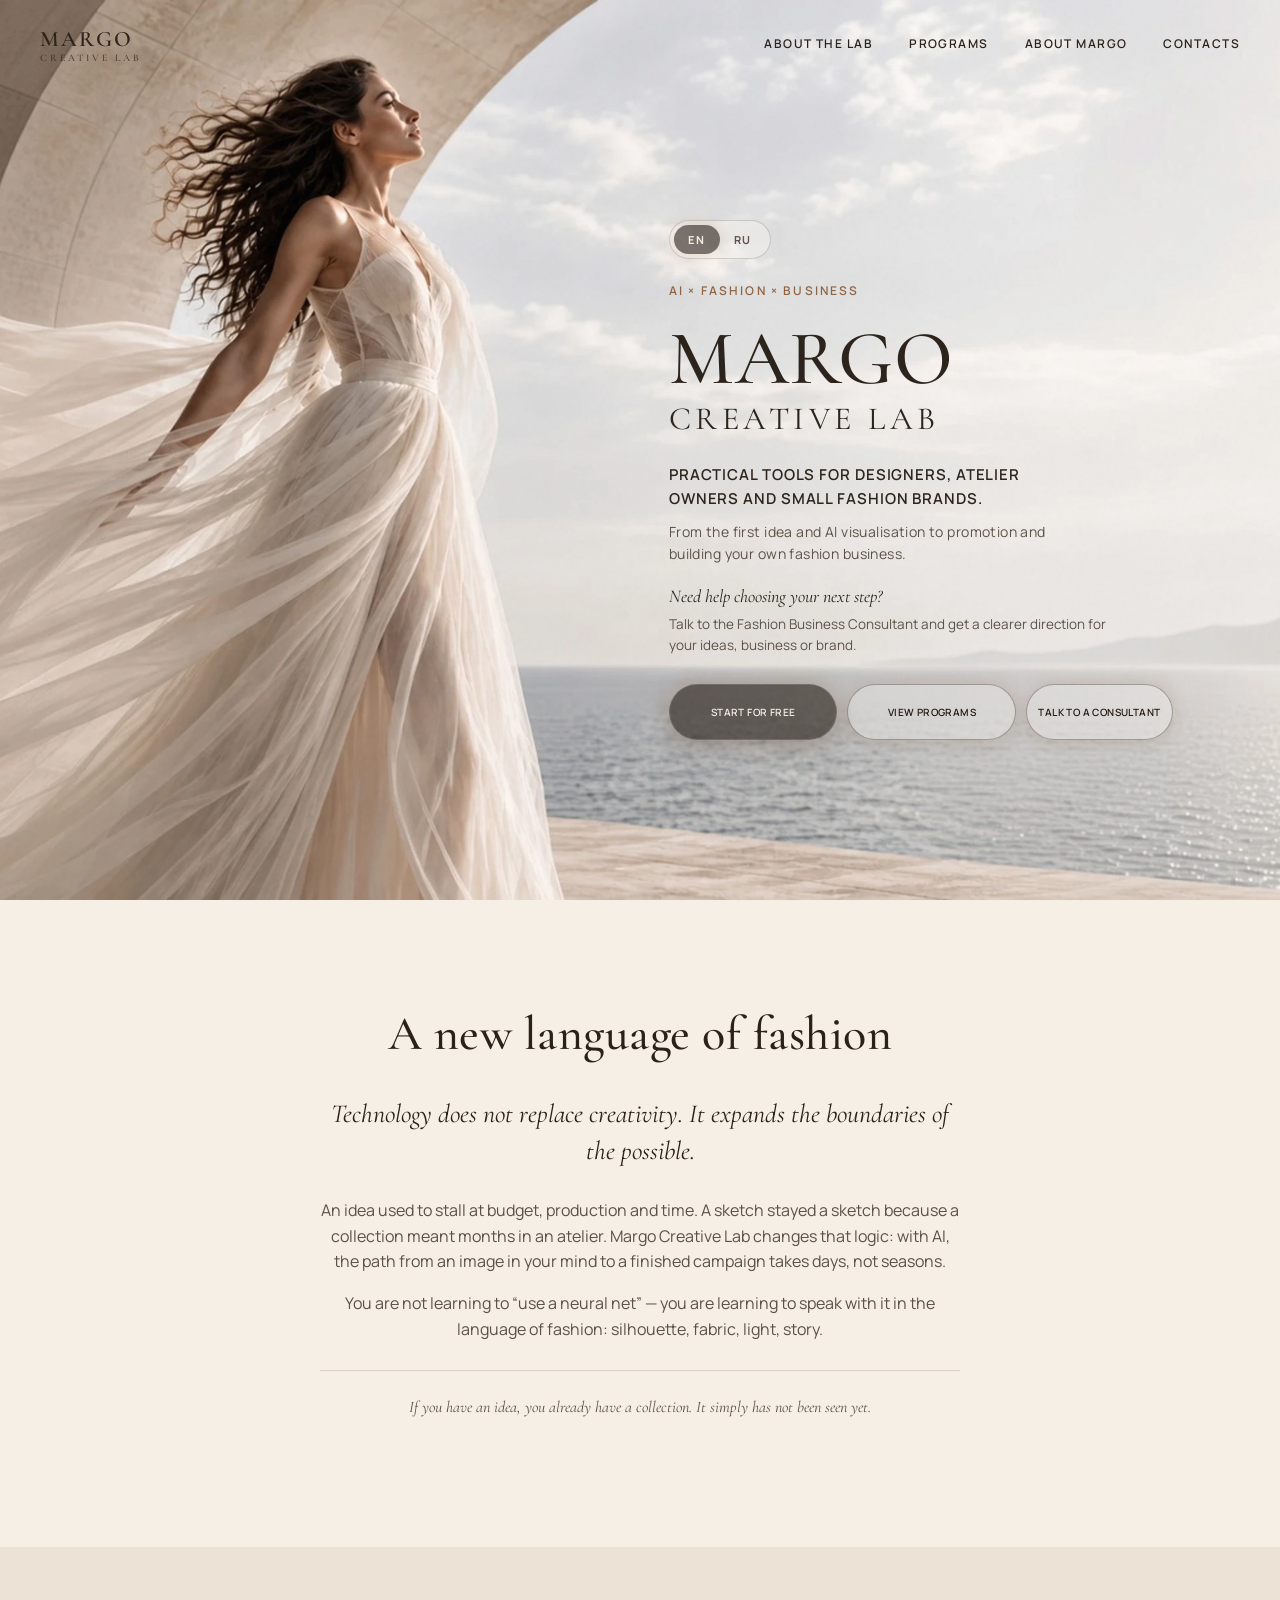
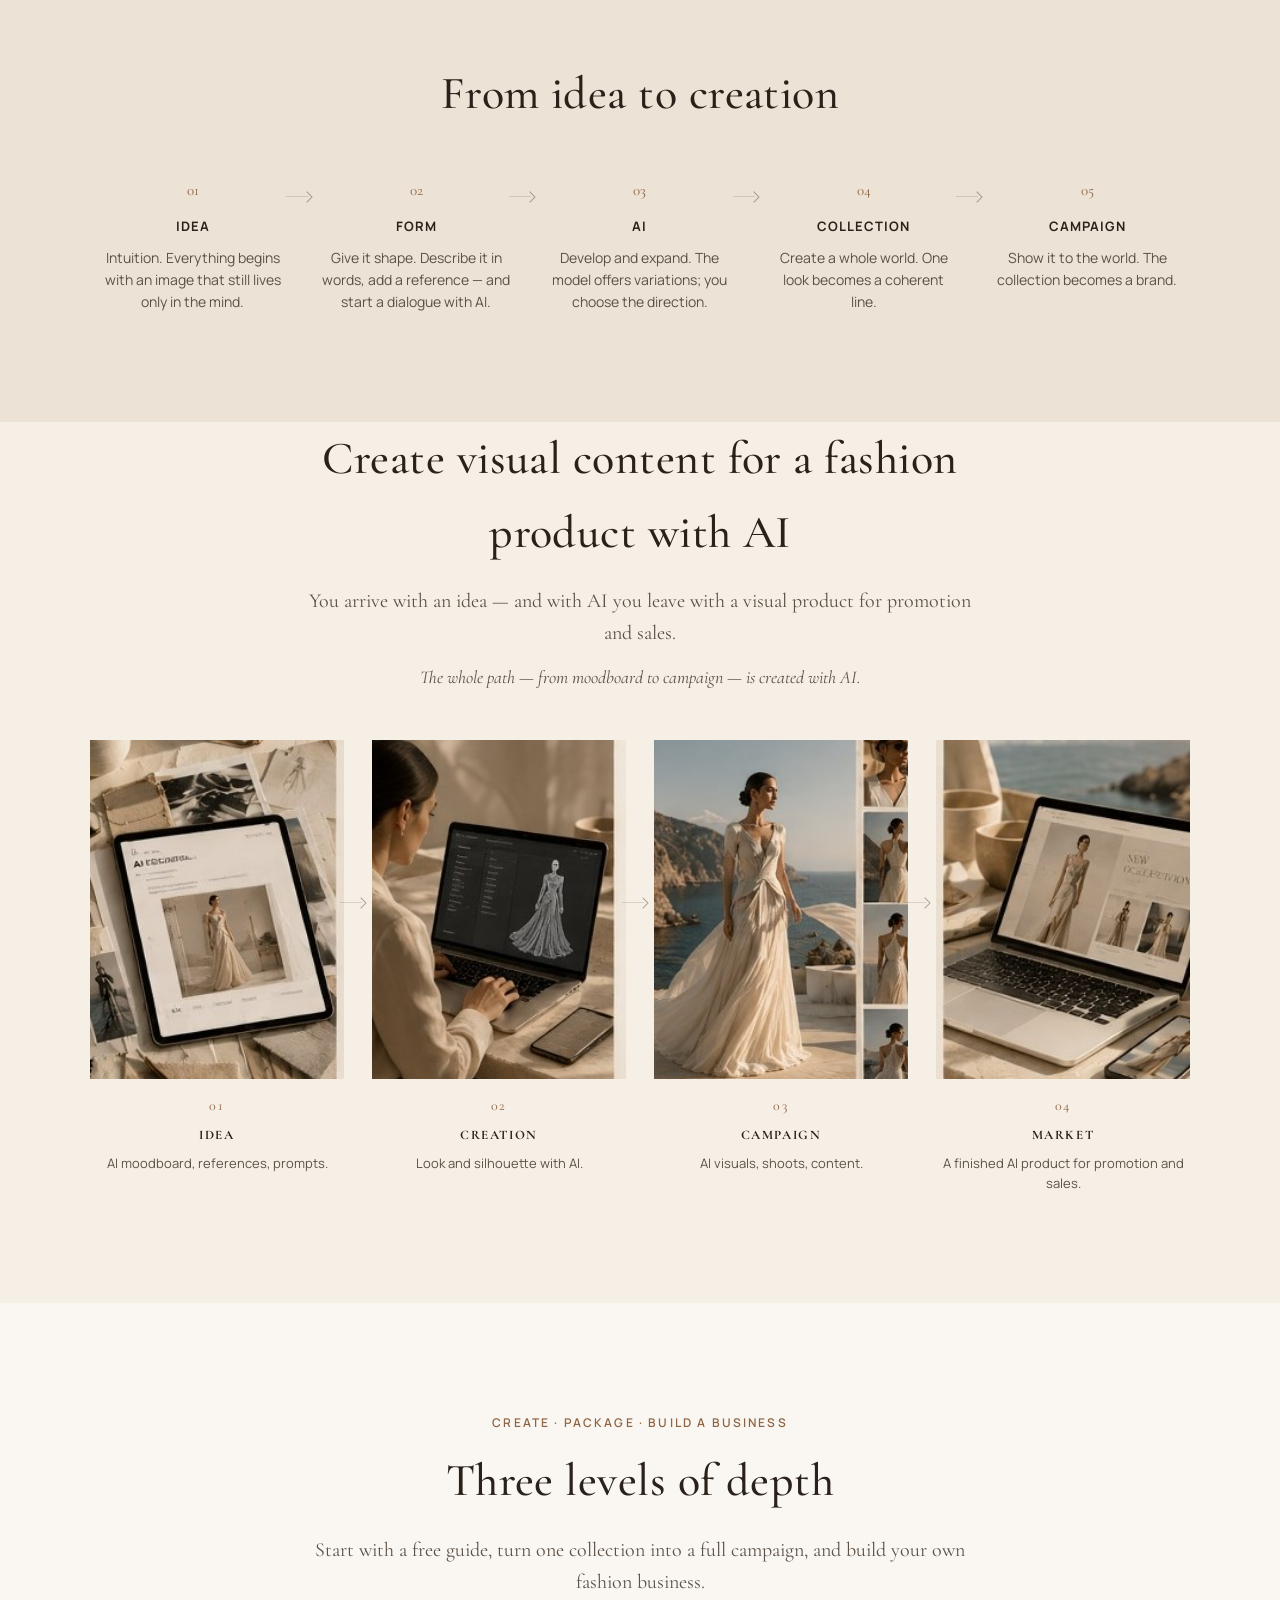
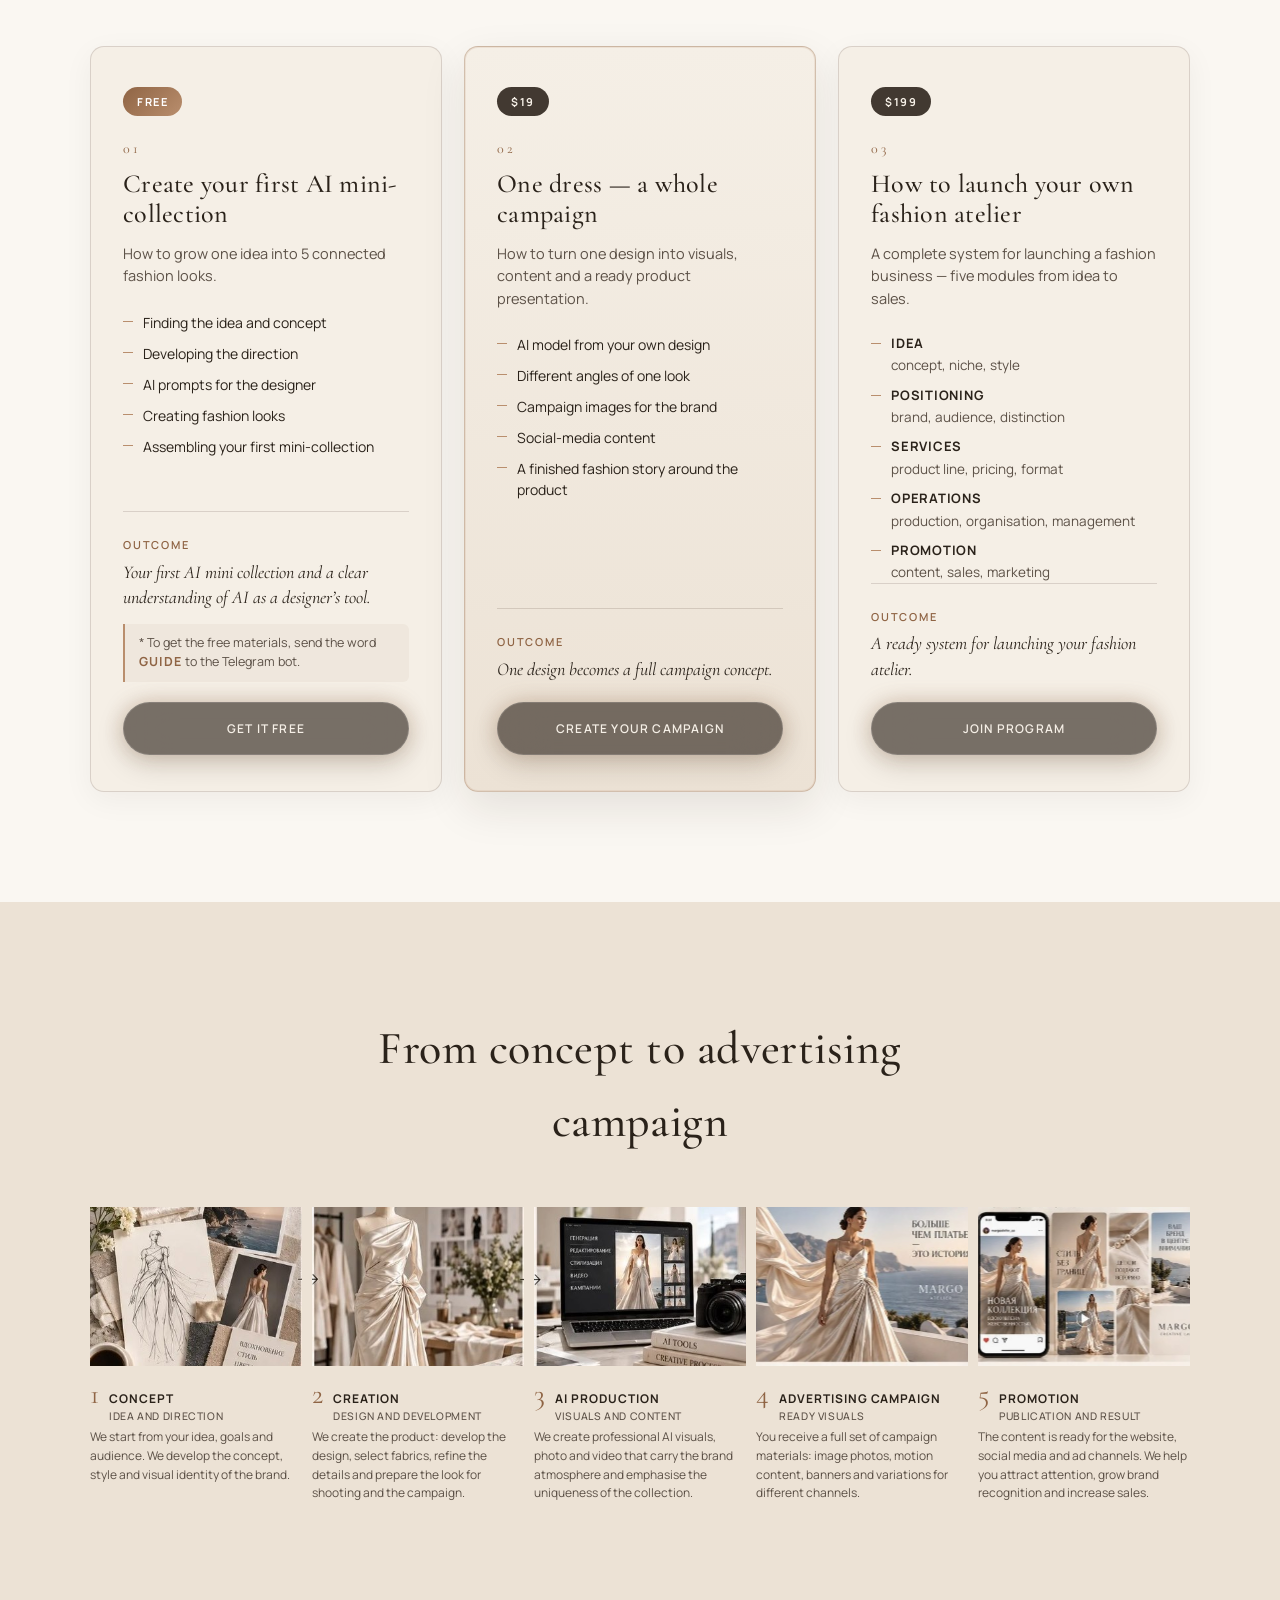
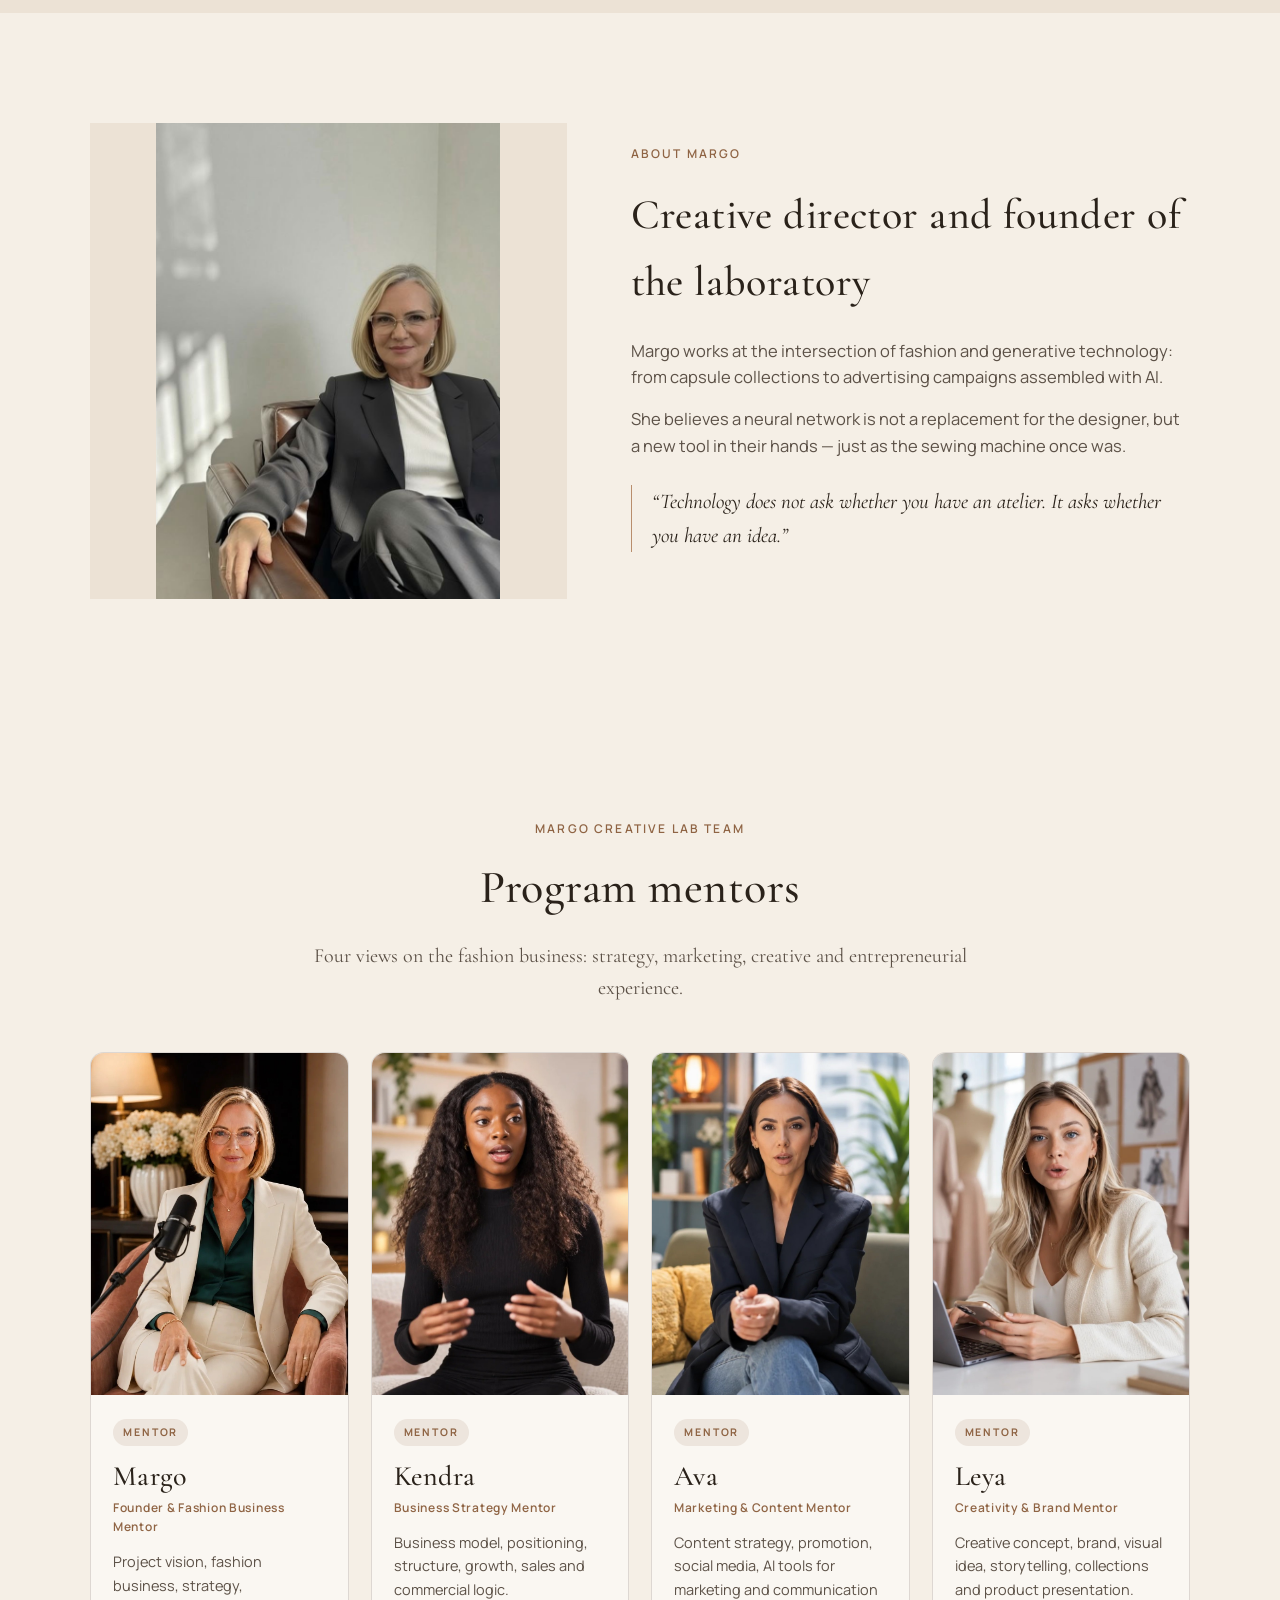
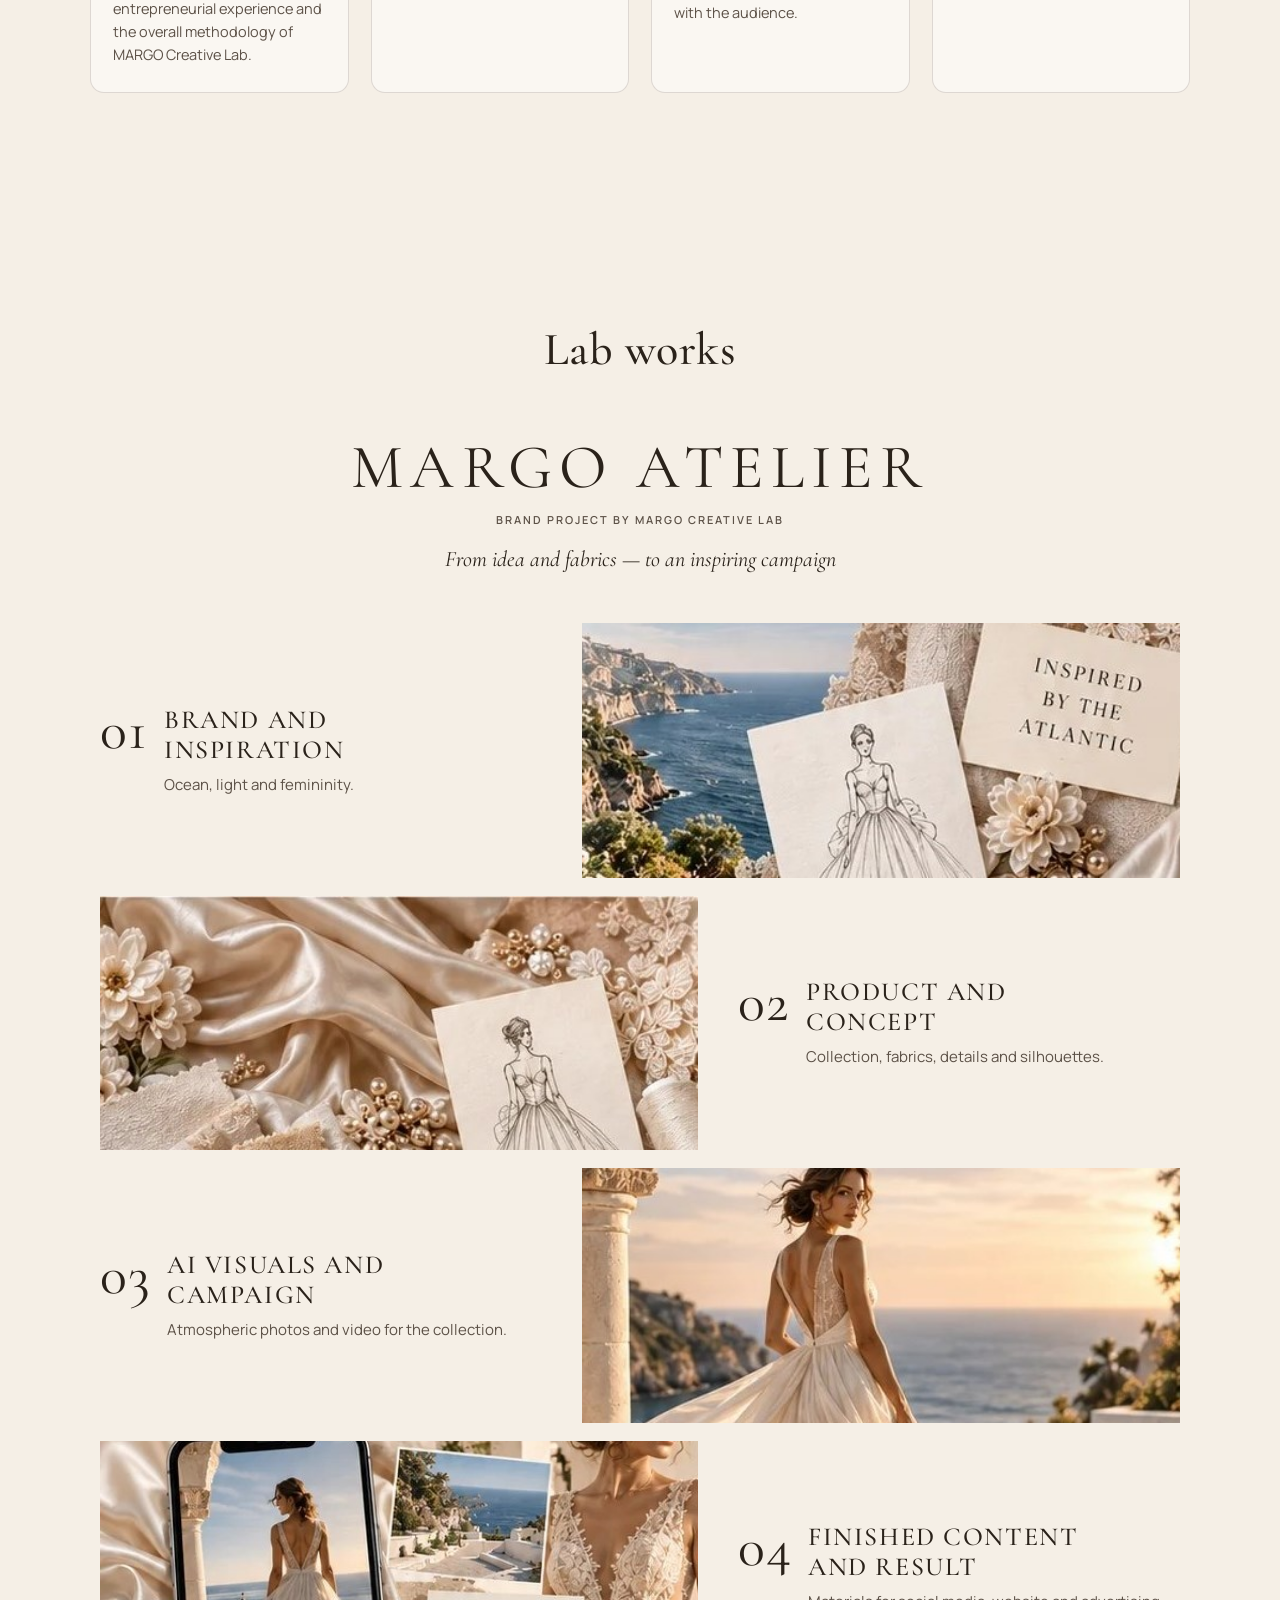
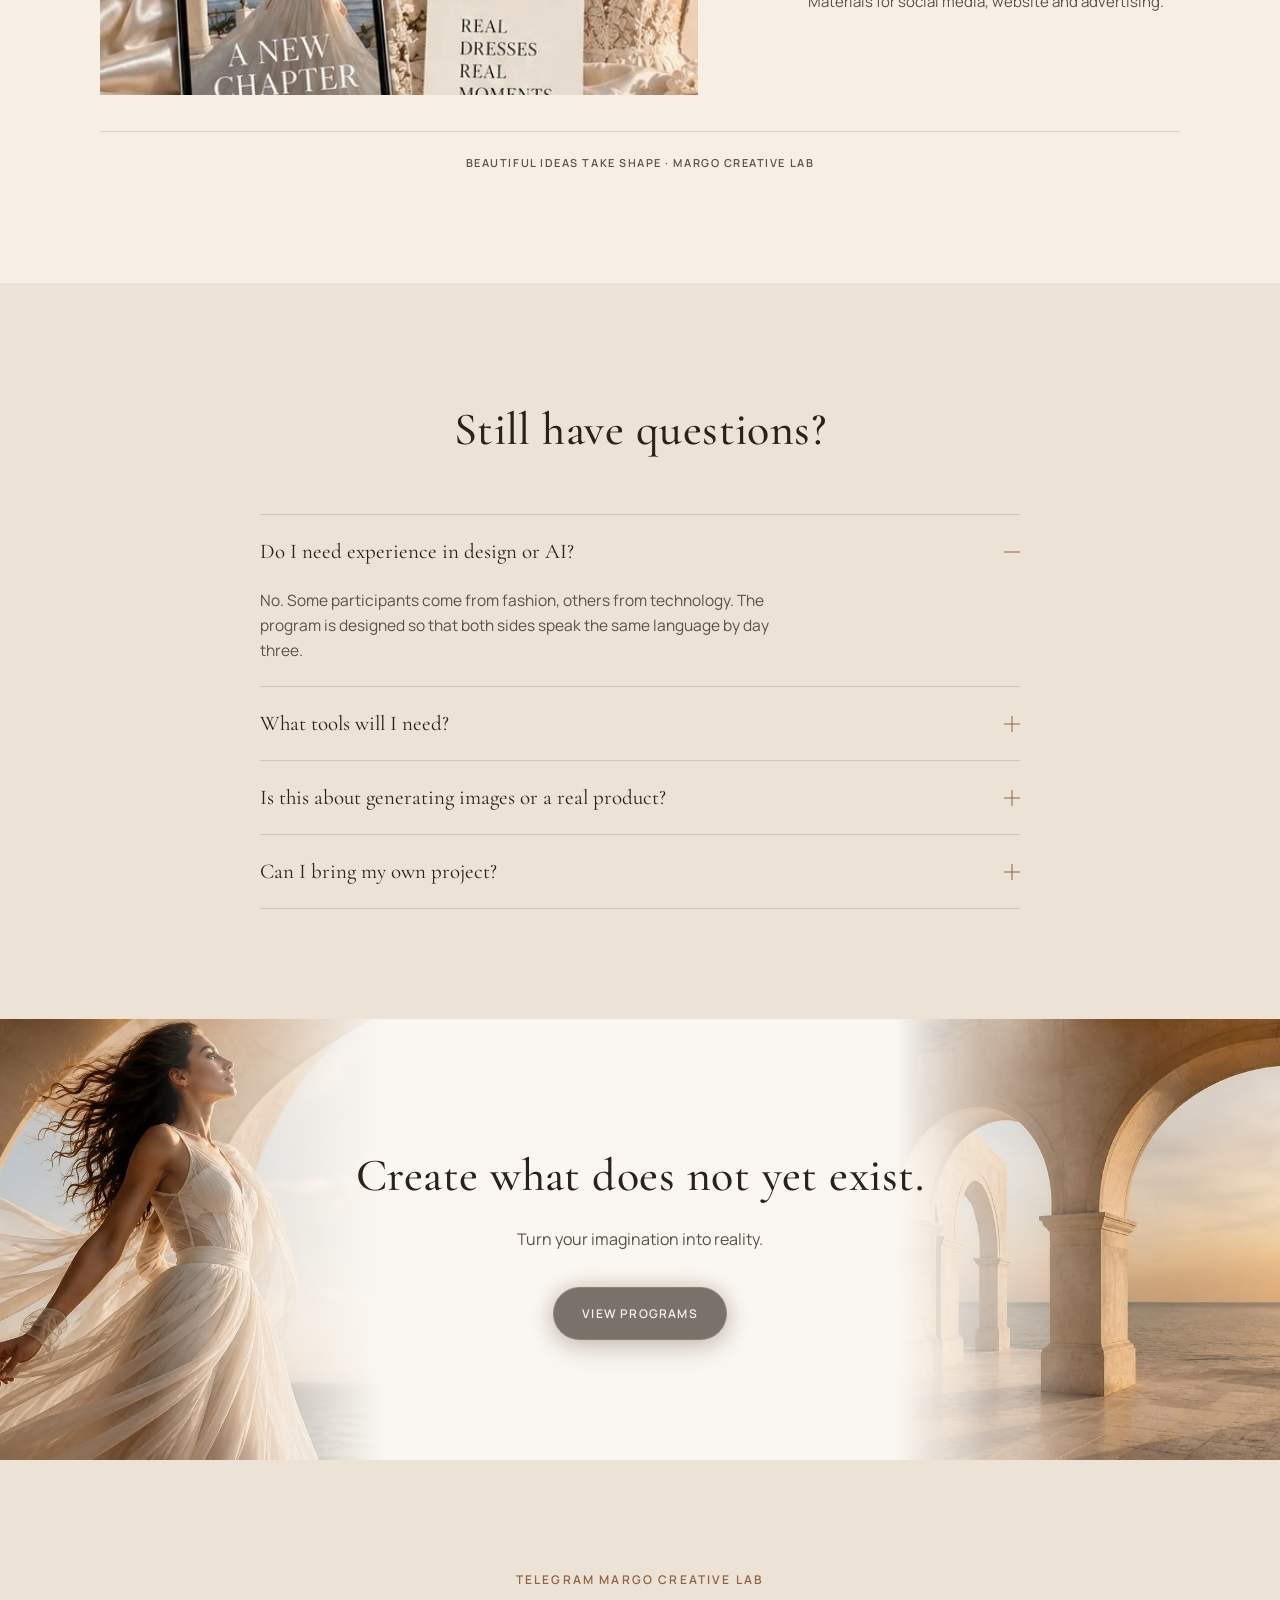
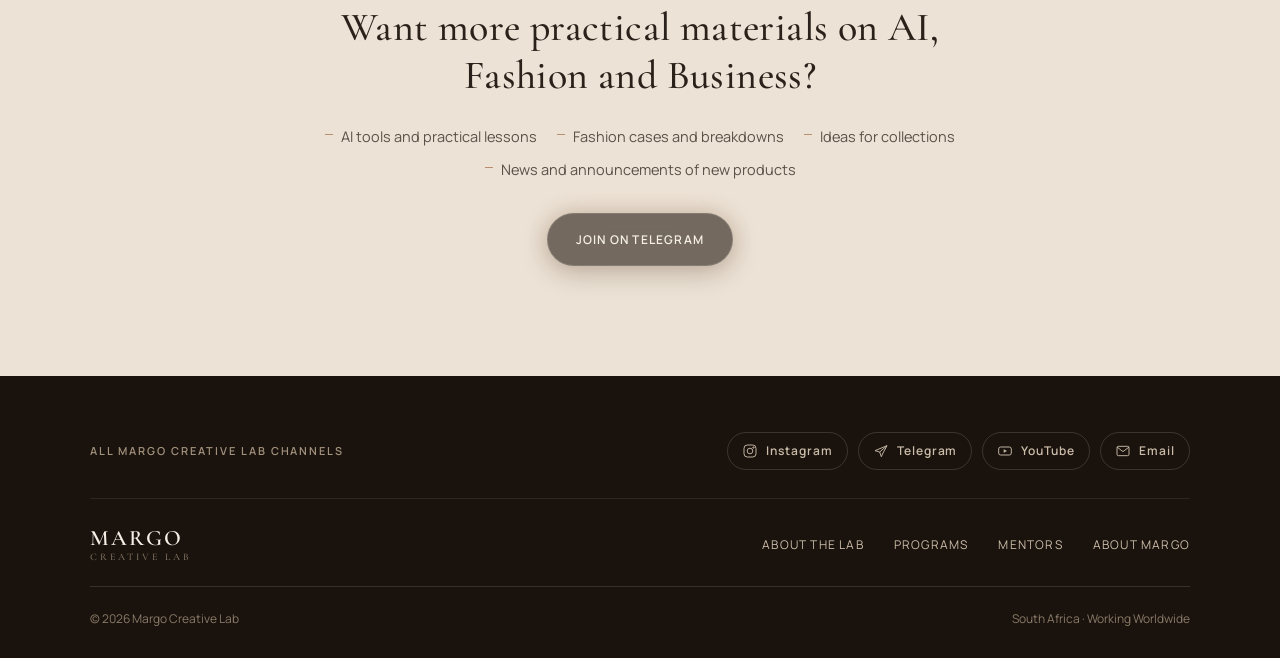
<file: index.html>
<!DOCTYPE html>
<html lang="en">
<head>
<meta charset="UTF-8">
<meta name="viewport" content="width=device-width, initial-scale=1.0">
<title>Margo Creative Lab — create what does not yet exist</title>
<link rel="preconnect" href="https://fonts.googleapis.com">
<link rel="preconnect" href="https://fonts.gstatic.com" crossorigin>
<link href="https://fonts.googleapis.com/css2?family=Cormorant+Garamond:ital,wght@0,300;0,400;0,500;0,600;1,400&family=Manrope:wght@300;400;500;600;700&display=swap" rel="stylesheet">
<meta name="description" content="Margo Creative Lab — a fashion laboratory at the intersection of imagination and artificial intelligence. Courses, workshops, mentorship.">
<meta property="og:title" content="Margo Creative Lab — create what does not yet exist">
<meta property="og:description" content="A fashion laboratory at the intersection of imagination and AI. Courses, workshops, mentorship.">
<meta property="og:image" content="images/hero-wide.jpg">
<meta property="og:type" content="website">
<meta name="twitter:card" content="summary_large_image">
<link rel="icon" href="data:image/svg+xml,<svg xmlns='http://www.w3.org/2000/svg' viewBox='0 0 100 100'><text y='.9em' font-size='90'>✦</text></svg>">
<link rel="stylesheet" href="css/styles.css?v=consult-inline">
<link rel="preload" as="image" href="images/hero-wide.jpg">
<noscript><style>[data-reveal]{opacity:1!important;transform:none!important}</style></noscript>
</head>
<body>

<a class="skip-link" href="#top">Перейти к содержимому</a>

<header id="siteHeader">
  <a href="#top" class="logo">
    <div class="l1">MARGO</div>
    <div class="l2">CREATIVE LAB</div>
  </a>
  <nav class="mainnav">
    <a href="#manifesto" data-i18n="nav.lab">About the Lab</a>
    <a href="#products" data-i18n="nav.programs">Programs</a>
    <a href="#founder" data-i18n="nav.margo">About Margo</a>
    <a href="#contacts" data-i18n="nav.contacts">Contacts</a>
  </nav>
  <button type="button" class="burger" id="burgerBtn" aria-label="Меню" aria-expanded="false" aria-controls="mobileNav"><span></span><span></span><span></span></button>
</header>

<div class="mobile-nav" id="mobileNav" aria-hidden="true">
  <button type="button" class="close" id="mobileNavClose" data-i18n="nav.close">Close</button>
  <a href="#manifesto" data-i18n="nav.lab">About the Lab</a>
  <a href="#products" data-i18n="nav.programs">Programs</a>
  <a href="#founder" data-i18n="nav.margo">About Margo</a>
  <a href="#contacts" data-i18n="nav.contacts">Contacts</a>
  <a href="https://t.me/startatelier_bot?start=guide" target="_blank" rel="noopener noreferrer" class="btn btn-solid" data-i18n="nav.free">Start for free</a>
</div>

<div id="scroll-progress" aria-hidden="true"></div>
<button id="back-to-top" aria-label="Наверх" onclick="window.scrollTo({top:0,behavior:'smooth'})">↑</button>

<main id="top">

  <section class="hero" style="padding:0;">
    <div class="hero-photo">
      <picture><source type="image/webp" srcset="images/hero-wide.webp"><img class="hero-base" src="images/hero-wide.jpg" alt="Margo Creative Lab — образ коллекции" fetchpriority="high" width="1920" height="1080"></picture>
    </div>
    <div class="hero-copy">
      <div class="lang-switch" role="group" aria-label="Language">
        <button type="button" data-lang="en" class="active">EN</button>
        <button type="button" data-lang="ru">RU</button>
      </div>
      <span class="eyebrow" data-i18n="hero.eyebrow">AI × Fashion × Business</span>
      <h1>MARGO<span class="thin">CREATIVE LAB</span></h1>
      <p class="hero-manifest" data-i18n="hero.manifest">Practical tools for designers, atelier owners and small fashion brands.</p>
      <p class="hero-tagline" data-i18n="hero.tagline">From the first idea and AI visualisation to promotion and building your own fashion business.</p>
      <div class="hero-consult">
        <p class="hero-consult-lead" data-i18n="hero.consult.lead">Need help choosing your next step?</p>
        <p class="hero-consult-text" data-i18n="hero.consult.text">Talk to the Fashion Business Consultant and get a clearer direction for your ideas, business or brand.</p>
      </div>
      <div class="hero-actions">
        <a href="https://t.me/startatelier_bot?start=guide" target="_blank" rel="noopener noreferrer" class="btn btn-solid" data-i18n="hero.free">Start for free</a>
        <a href="#products" class="btn btn-outline" data-i18n="hero.programs">View programs</a>
        <div class="hero-consult-wrap">
          <button type="button" class="btn btn-outline" id="consultOpenBtn" data-i18n="hero.consult.cta">Talk to a consultant</button>
          <form class="consult-inline" id="consultInlineForm" hidden>
            <label class="consult-inline-label">
              <input type="checkbox" id="consultPdfOpt">
              <span data-i18n="consult.inline.opt">поставьте галочку, если желаете получить дополнительно презентацию в pdf, и нажмите повторно кнопку</span>
            </label>
          </form>
        </div>
      </div>
    </div>
  </section>

  <section class="manifesto" id="manifesto">
    <div class="wrap manifesto-inner">
      <h2 data-i18n="manifesto.title">A new language of fashion</h2>
      <p class="manifesto-lead" data-i18n="manifesto.lead">Technology does not replace creativity. It expands the boundaries of the possible.</p>
      <div class="manifesto-body">
        <p data-i18n="manifesto.p1">An idea used to stall at budget, production and time. A sketch stayed a sketch because a collection meant months in an atelier. Margo Creative Lab changes that logic: with AI, the path from an image in your mind to a finished campaign takes days, not seasons.</p>
        <p data-i18n="manifesto.p2">You are not learning to “use a neural net” — you are learning to speak with it in the language of fashion: silhouette, fabric, light, story.</p>
        <p class="manifesto-micro" data-i18n="manifesto.micro">If you have an idea, you already have a collection. It simply has not been seen yet.</p>
      </div>
    </div>
  </section>

  <section class="process">
    <div class="wrap">
      <div class="section-head">
        <h2 data-i18n="process.title">From idea to creation</h2>
      </div>
      <div class="process-row">
        <div class="p-step" data-reveal>
          <span class="p-num">01</span>
          <div class="p-title" data-i18n="process.1.title">Idea</div>
          <p class="p-text" data-i18n="process.1.text">Intuition. Everything begins with an image that still lives only in the mind.</p>
        </div>
        <div class="p-step" data-reveal>
          <span class="p-num">02</span>
          <div class="p-title" data-i18n="process.2.title">Form</div>
          <p class="p-text" data-i18n="process.2.text">Give it shape. Describe it in words, add a reference — and start a dialogue with AI.</p>
        </div>
        <div class="p-step" data-reveal>
          <span class="p-num">03</span>
          <div class="p-title" data-i18n="process.3.title">AI</div>
          <p class="p-text" data-i18n="process.3.text">Develop and expand. The model offers variations; you choose the direction.</p>
        </div>
        <div class="p-step" data-reveal>
          <span class="p-num">04</span>
          <div class="p-title" data-i18n="process.4.title">Collection</div>
          <p class="p-text" data-i18n="process.4.text">Create a whole world. One look becomes a coherent line.</p>
        </div>
        <div class="p-step" data-reveal>
          <span class="p-num">05</span>
          <div class="p-title" data-i18n="process.5.title">Campaign</div>
          <p class="p-text" data-i18n="process.5.text">Show it to the world. The collection becomes a brand.</p>
        </div>
      </div>
    </div>
  </section>

  <section class="create">
    <div class="wrap">
      <div class="section-head">
        <h2 data-i18n="create.title">Create visual content for a fashion product with AI</h2>
        <p class="lead" data-i18n="create.lead">You arrive with an idea — and with AI you leave with a visual product for promotion and sales.</p>
        <p class="create-note" data-i18n="create.note">The whole path — from moodboard to campaign — is created with AI.</p>
      </div>
      <div class="create-grid">
        <article class="create-card" data-reveal="scale">
          <div class="create-media"><img loading="lazy" decoding="async" src="images/create-01.jpg" alt="Idea — AI moodboard on a tablet with sketch and look"></div>
          <div class="create-cap">
            <span class="create-num">01</span>
            <h3 data-i18n="create.1.title">Idea</h3>
            <p data-i18n="create.1.text">AI moodboard, references, prompts.</p>
          </div>
        </article>
        <article class="create-card" data-reveal="scale">
          <div class="create-media"><img loading="lazy" decoding="async" src="images/create-02.jpg" alt="Creation — building the dress silhouette with AI"></div>
          <div class="create-cap">
            <span class="create-num">02</span>
            <h3 data-i18n="create.2.title">Creation</h3>
            <p data-i18n="create.2.text">Look and silhouette with AI.</p>
          </div>
        </article>
        <article class="create-card" data-reveal="scale">
          <div class="create-media"><img loading="lazy" decoding="async" src="images/create-03.jpg" alt="Campaign — looks by the sea for promotion"></div>
          <div class="create-cap">
            <span class="create-num">03</span>
            <h3 data-i18n="create.3.title">Campaign</h3>
            <p data-i18n="create.3.text">AI visuals, shoots, content.</p>
          </div>
        </article>
        <article class="create-card" data-reveal="scale">
          <div class="create-media"><img loading="lazy" decoding="async" src="images/create-04.jpg" alt="Market — AI visuals of the finished look"></div>
          <div class="create-cap">
            <span class="create-num">04</span>
            <h3 data-i18n="create.4.title">Market</h3>
            <p data-i18n="create.4.text">A finished AI product for promotion and sales.</p>
          </div>
        </article>
      </div>
    </div>
  </section>

  <section class="products" id="products">
    <div class="wrap">
      <div class="section-head">
        <span class="eyebrow" data-i18n="products.eyebrow">Create · Package · Build a business</span>
        <h2 data-i18n="products.title">Three levels of depth</h2>
        <p class="lead" data-i18n="products.lead">Start with a free guide, turn one collection into a full campaign, and build your own fashion business.</p>
      </div>

      <div class="products-grid">

        <article class="product-card" data-reveal>
          <div class="product-badge product-badge--free" data-i18n="products.free.badge">FREE</div>
          <div class="product-num">01</div>
          <h3 class="product-title" data-i18n="products.free.title">Create your first AI mini-collection</h3>
          <p class="product-sub" data-i18n="products.free.sub">How to grow one idea into 5 connected fashion looks.</p>
          <ul class="product-list">
            <li data-i18n="products.free.li1">Finding the idea and concept</li>
            <li data-i18n="products.free.li2">Developing the direction</li>
            <li data-i18n="products.free.li3">AI prompts for the designer</li>
            <li data-i18n="products.free.li4">Creating fashion looks</li>
            <li data-i18n="products.free.li5">Assembling your first mini-collection</li>
          </ul>
          <div class="product-result">
            <span class="product-result-label" data-i18n="products.result">Outcome</span>
            <p data-i18n="products.free.result">Your first AI mini collection and a clear understanding of AI as a designer’s tool.</p>
          </div>
          <p class="product-note" data-i18n-html="products.free.note">* To get the free materials, send the word <b>GUIDE</b> to the Telegram bot.</p>
          <a href="https://t.me/margocreativelab_bot" target="_blank" rel="noopener noreferrer" class="btn btn-solid product-cta" data-i18n="products.free.cta">Get it free</a>
        </article>

        <article class="product-card product-card--featured" data-reveal>
          <div class="product-badge" data-i18n="products.paid.badge">$19</div>
          <div class="product-num">02</div>
          <h3 class="product-title" data-i18n="products.paid.title">One dress — a whole campaign</h3>
          <p class="product-sub" data-i18n="products.paid.sub">How to turn one design into visuals, content and a ready product presentation.</p>
          <ul class="product-list">
            <li data-i18n="products.paid.li1">AI model from your own design</li>
            <li data-i18n="products.paid.li2">Different angles of one look</li>
            <li data-i18n="products.paid.li3">Campaign images for the brand</li>
            <li data-i18n="products.paid.li4">Social-media content</li>
            <li data-i18n="products.paid.li5">A finished fashion story around the product</li>
          </ul>
          <div class="product-result">
            <span class="product-result-label" data-i18n="products.result">Outcome</span>
            <p data-i18n="products.paid.result">One design becomes a full campaign concept.</p>
          </div>
          <a href="https://t.me/margocreativelab_bot" target="_blank" rel="noopener noreferrer" class="btn btn-solid product-cta" data-i18n="products.paid.cta">Create your campaign</a>
        </article>

        <article class="product-card" data-reveal>
          <div class="product-badge" data-i18n="products.program.badge">$199</div>
          <div class="product-num">03</div>
          <h3 class="product-title" data-i18n="products.program.title">How to launch your own fashion atelier</h3>
          <p class="product-sub" data-i18n="products.program.sub">A complete system for launching a fashion business — five modules from idea to sales.</p>
          <ul class="product-list product-list--modules">
            <li><b data-i18n="products.program.m1">Idea</b><span data-i18n="products.program.m1.sub">concept, niche, style</span></li>
            <li><b data-i18n="products.program.m2">Positioning</b><span data-i18n="products.program.m2.sub">brand, audience, distinction</span></li>
            <li><b data-i18n="products.program.m3">Services</b><span data-i18n="products.program.m3.sub">product line, pricing, format</span></li>
            <li><b data-i18n="products.program.m4">Operations</b><span data-i18n="products.program.m4.sub">production, organisation, management</span></li>
            <li><b data-i18n="products.program.m5">Promotion</b><span data-i18n="products.program.m5.sub">content, sales, marketing</span></li>
          </ul>
          <div class="product-result">
            <span class="product-result-label" data-i18n="products.result">Outcome</span>
            <p data-i18n="products.program.result">A ready system for launching your fashion atelier.</p>
          </div>
          <a href="https://t.me/margocreativelab_bot" target="_blank" rel="noopener noreferrer" class="btn btn-solid product-cta" data-i18n="products.program.cta">Join Program</a>
        </article>

      </div>
    </div>
  </section>

  <section class="campaign">
    <div class="wrap">
      <div class="section-head">
        <h2 data-i18n="campaign.title">From concept to advertising campaign</h2>
      </div>
      <div class="strip">
        <div>
          <div class="strip-card"><picture><img loading="lazy" decoding="async" src="images/process-01.jpg" alt="Moodboard: dress sketch, references, fabrics"></picture></div>
          <div class="strip-cap">
            <div class="strip-head">
              <span class="strip-num">1</span>
              <div class="strip-titles">
                <div class="strip-title" data-i18n="campaign.1.title">Concept</div>
                <div class="strip-sub" data-i18n="campaign.1.sub">Idea and direction</div>
              </div>
            </div>
            <p class="strip-text" data-i18n="campaign.1.text">We start from your idea, goals and audience. We develop the concept, style and visual identity of the brand.</p>
          </div>
        </div>
        <div>
          <div class="strip-card"><picture><img loading="lazy" decoding="async" src="images/process-02.jpg" alt="Dress on a mannequin in a light atelier"></picture></div>
          <div class="strip-cap">
            <div class="strip-head">
              <span class="strip-num">2</span>
              <div class="strip-titles">
                <div class="strip-title" data-i18n="campaign.2.title">Creation</div>
                <div class="strip-sub" data-i18n="campaign.2.sub">Design and development</div>
              </div>
            </div>
            <p class="strip-text" data-i18n="campaign.2.text">We create the product: develop the design, select fabrics, refine the details and prepare the look for shooting and the campaign.</p>
          </div>
        </div>
        <div>
          <div class="strip-card"><picture><img loading="lazy" decoding="async" src="images/process-03.jpg" alt="AI visuals and look generation"></picture></div>
          <div class="strip-cap">
            <div class="strip-head">
              <span class="strip-num">3</span>
              <div class="strip-titles">
                <div class="strip-title" data-i18n="campaign.3.title">AI Production</div>
                <div class="strip-sub" data-i18n="campaign.3.sub">Visuals and content</div>
              </div>
            </div>
            <p class="strip-text" data-i18n="campaign.3.text">We create professional AI visuals, photo and video that carry the brand atmosphere and emphasise the uniqueness of the collection.</p>
          </div>
        </div>
        <div>
          <div class="strip-card"><picture><img loading="lazy" decoding="async" src="images/process-04.jpg" alt="Final advertising campaign by the sea"></picture></div>
          <div class="strip-cap">
            <div class="strip-head">
              <span class="strip-num">4</span>
              <div class="strip-titles">
                <div class="strip-title" data-i18n="campaign.4.title">Advertising campaign</div>
                <div class="strip-sub" data-i18n="campaign.4.sub">Ready visuals</div>
              </div>
            </div>
            <p class="strip-text" data-i18n="campaign.4.text">You receive a full set of campaign materials: image photos, motion content, banners and variations for different channels.</p>
          </div>
        </div>
        <div>
          <div class="strip-card"><picture><img loading="lazy" decoding="async" src="images/process-05.jpg" alt="Promotion and social media"></picture></div>
          <div class="strip-cap">
            <div class="strip-head">
              <span class="strip-num">5</span>
              <div class="strip-titles">
                <div class="strip-title" data-i18n="campaign.5.title">Promotion</div>
                <div class="strip-sub" data-i18n="campaign.5.sub">Publication and result</div>
              </div>
            </div>
            <p class="strip-text" data-i18n="campaign.5.text">The content is ready for the website, social media and ad channels. We help you attract attention, grow brand recognition and increase sales.</p>
          </div>
        </div>
      </div>
    </div>
  </section>

  <section class="founder" id="founder">
    <div class="wrap founder-grid">
      <div class="founder-portrait" data-reveal="left">
        <picture><img loading="lazy" decoding="async" src="images/margo.jpg" alt="Марго — основатель Creative Lab"></picture>
      </div>
      <div class="founder-copy" data-reveal="right">
        <span class="eyebrow" data-i18n="nav.margo">About Margo</span>
        <h2 data-i18n="founder.title">Creative director and founder of the laboratory</h2>
        <p data-i18n="founder.p1">Margo works at the intersection of fashion and generative technology: from capsule collections to advertising campaigns assembled with AI.</p>
        <p data-i18n="founder.p2">She believes a neural network is not a replacement for the designer, but a new tool in their hands — just as the sewing machine once was.</p>
        <div class="founder-quote" data-i18n="founder.quote">“Technology does not ask whether you have an atelier. It asks whether you have an idea.”</div>
      </div>
    </div>
  </section>

  <section class="mentors" id="mentors">
    <div class="wrap">
      <div class="section-head">
        <span class="eyebrow" data-i18n="mentors.eyebrow">MARGO Creative Lab team</span>
        <h2 data-i18n="mentors.title">Program mentors</h2>
        <p class="lead" data-i18n="mentors.lead">Four views on the fashion business: strategy, marketing, creative and entrepreneurial experience.</p>
      </div>
      <div class="mentors-grid">
        <article class="mentor-card" data-reveal>
          <div class="mentor-photo"><img src="images/mentor-margo.jpg" alt="Margo — Founder &amp; Fashion Business Mentor" loading="lazy" decoding="async"></div>
          <div class="mentor-body">
            <span class="mentor-kicker" data-i18n="mentors.kicker">Mentor</span>
            <h3 class="mentor-name">Margo</h3>
            <p class="mentor-role" data-i18n="mentors.margo.role">Founder &amp; Fashion Business Mentor</p>
            <p class="mentor-text" data-i18n="mentors.margo.text">Project vision, fashion business, strategy, entrepreneurial experience and the overall methodology of MARGO Creative Lab.</p>
          </div>
        </article>
        <article class="mentor-card" data-reveal>
          <div class="mentor-photo"><img src="images/mentor-kendra.jpg" alt="Kendra — Business Strategy Mentor" loading="lazy" decoding="async"></div>
          <div class="mentor-body">
            <span class="mentor-kicker" data-i18n="mentors.kicker">Mentor</span>
            <h3 class="mentor-name">Kendra</h3>
            <p class="mentor-role" data-i18n="mentors.kendra.role">Business Strategy Mentor</p>
            <p class="mentor-text" data-i18n="mentors.kendra.text">Business model, positioning, structure, growth, sales and commercial logic.</p>
          </div>
        </article>
        <article class="mentor-card" data-reveal>
          <div class="mentor-photo"><img src="images/mentor-ava.jpg" alt="Ava — Marketing &amp; Content Mentor" loading="lazy" decoding="async"></div>
          <div class="mentor-body">
            <span class="mentor-kicker" data-i18n="mentors.kicker">Mentor</span>
            <h3 class="mentor-name">Ava</h3>
            <p class="mentor-role" data-i18n="mentors.ava.role">Marketing &amp; Content Mentor</p>
            <p class="mentor-text" data-i18n="mentors.ava.text">Content strategy, promotion, social media, AI tools for marketing and communication with the audience.</p>
          </div>
        </article>
        <article class="mentor-card" data-reveal>
          <div class="mentor-photo"><img src="images/mentor-leya.jpg" alt="Leya — Creativity &amp; Brand Mentor" loading="lazy" decoding="async"></div>
          <div class="mentor-body">
            <span class="mentor-kicker" data-i18n="mentors.kicker">Mentor</span>
            <h3 class="mentor-name">Leya</h3>
            <p class="mentor-role" data-i18n="mentors.leya.role">Creativity &amp; Brand Mentor</p>
            <p class="mentor-text" data-i18n="mentors.leya.text">Creative concept, brand, visual idea, storytelling, collections and product presentation.</p>
          </div>
        </article>
      </div>
    </div>
  </section>

  <section class="works" id="works">
    <div class="wrap">
      <div class="section-head">
        <h2 data-i18n="works.title">Lab works</h2>
      </div>
      <div class="works-case">
        <div class="works-case-head" data-reveal>
          <h3>MARGO ATELIER</h3>
          <p class="works-case-brand">Brand project by Margo Creative Lab</p>
          <p class="works-case-tag" data-i18n="works.case.tag">From idea and fabrics — to an inspiring campaign</p>
        </div>

        <article class="works-row" data-reveal>
          <div class="works-row-media">
            <picture><img loading="lazy" decoding="async" src="images/work-case-01.jpg" alt="Coast, sketch and the card Inspired by the Atlantic"></picture>
          </div>
          <div class="works-row-copy">
            <span class="works-row-num">01</span>
            <h4 data-i18n="works.case.1.title">Brand and inspiration</h4>
            <p data-i18n="works.case.1.text">Ocean, light and femininity.</p>
          </div>
        </article>

        <article class="works-row" data-reveal>
          <div class="works-row-media">
            <picture><img loading="lazy" decoding="async" src="images/work-case-02.jpg" alt="Silk, lace, pearls and a dress sketch"></picture>
          </div>
          <div class="works-row-copy">
            <span class="works-row-num">02</span>
            <h4 data-i18n="works.case.2.title">Product and concept</h4>
            <p data-i18n="works.case.2.text">Collection, fabrics, details and silhouettes.</p>
          </div>
        </article>

        <article class="works-row" data-reveal>
          <div class="works-row-media">
            <picture><img loading="lazy" decoding="async" src="images/work-case-03.jpg" alt="Campaign look in a lace dress at sunset by the sea"></picture>
          </div>
          <div class="works-row-copy">
            <span class="works-row-num">03</span>
            <h4 data-i18n="works.case.3.title">AI visuals and campaign</h4>
            <p data-i18n="works.case.3.text">Atmospheric photos and video for the collection.</p>
          </div>
        </article>

        <article class="works-row" data-reveal>
          <div class="works-row-media">
            <picture><img loading="lazy" decoding="async" src="images/work-case-04.jpg" alt="Phone, stills and finished content for Margo Atelier"></picture>
          </div>
          <div class="works-row-copy">
            <span class="works-row-num">04</span>
            <h4 data-i18n="works.case.4.title">Finished content and result</h4>
            <p data-i18n="works.case.4.text">Materials for social media, website and advertising.</p>
          </div>
        </article>

        <p class="works-case-foot">Beautiful ideas take shape · Margo Creative Lab</p>
      </div>
    </div>
  </section>

  <section class="faq">
    <div class="wrap">
      <div class="section-head">
        <h2 data-i18n="faq.title">Still have questions?</h2>
      </div>
      <div class="faq-wrap" id="faqList">
        <div class="faq-item open">
          <button type="button" class="faq-trig" aria-expanded="true"><span data-i18n="faq.q1">Do I need experience in design or AI?</span><span class="plus"></span></button>
          <div class="faq-panel"><p data-i18n="faq.a1">No. Some participants come from fashion, others from technology. The program is designed so that both sides speak the same language by day three.</p></div>
        </div>
        <div class="faq-item">
          <button type="button" class="faq-trig" aria-expanded="false"><span data-i18n="faq.q2">What tools will I need?</span><span class="plus"></span></button>
          <div class="faq-panel"><p data-i18n="faq.a2">A laptop and internet access. We send the list of specific services and setup instructions after enrollment.</p></div>
        </div>
        <div class="faq-item">
          <button type="button" class="faq-trig" aria-expanded="false"><span data-i18n="faq.q3">Is this about generating images or a real product?</span><span class="plus"></span></button>
          <div class="faq-panel"><p data-i18n="faq.a3">A real product. The image is just the first step; the goal is an assembled campaign or collection you can show.</p></div>
        </div>
        <div class="faq-item">
          <button type="button" class="faq-trig" aria-expanded="false"><span data-i18n="faq.q4">Can I bring my own project?</span><span class="plus"></span></button>
          <div class="faq-panel"><p data-i18n="faq.a4">Yes, especially for the "Mentorship" and "Experiments" formats — they are built around your idea.</p></div>
        </div>
      </div>
    </div>
  </section>

  <section class="final-cta">
    <div class="side-img left">
      <picture><source type="image/webp" srcset="images/hero.webp"><img loading="lazy" decoding="async" src="images/hero.jpg" alt=""></picture>
    </div>
    <div class="side-img right">
      <picture><source type="image/webp" srcset="images/cta-arch.webp"><img loading="lazy" decoding="async" src="images/cta-arch.jpg" alt=""></picture>
    </div>
    <div class="wrap">
      <h2 data-i18n="cta.title">Create what does not yet exist.</h2>
      <p class="lead" data-i18n="cta.lead">Turn your imagination into reality.</p>
      <a href="#products" class="btn btn-solid" data-i18n="cta.btn">View programs</a>
    </div>
  </section>

  <section class="community">
    <div class="wrap community-inner">
      <span class="eyebrow" data-i18n="community.eyebrow">Telegram MARGO Creative Lab</span>
      <h2 data-i18n="community.title">Want more practical materials on AI, Fashion and Business?</h2>
      <ul class="community-list">
        <li data-i18n="community.li1">AI tools and practical lessons</li>
        <li data-i18n="community.li2">Fashion cases and breakdowns</li>
        <li data-i18n="community.li3">Ideas for collections</li>
        <li data-i18n="community.li4">News and announcements of new products</li>
      </ul>
      <a href="https://t.me/MargoCreativeCommunity" target="_blank" rel="noopener noreferrer" class="btn btn-solid" data-i18n="community.cta">Join on Telegram</a>
    </div>
  </section>

</main>

<footer id="contacts">
  <div class="wrap">
    <div class="foot-channels">
      <span class="foot-channels-label" data-i18n="footer.channels">All MARGO Creative Lab channels</span>
      <div class="foot-channels-list">
        <a class="foot-channel" href="https://www.instagram.com/margocreativelab/" target="_blank" rel="noopener noreferrer">
          <svg width="16" height="16" viewBox="0 0 24 24" fill="none" stroke="currentColor" stroke-width="1.4"><rect x="3" y="3" width="18" height="18" rx="5"/><circle cx="12" cy="12" r="4.2"/><circle cx="17.2" cy="6.8" r="1"/></svg>
          <span>Instagram</span>
        </a>
        <a class="foot-channel" href="https://t.me/MargoCreativeCommunity" target="_blank" rel="noopener noreferrer">
          <svg width="16" height="16" viewBox="0 0 24 24" fill="none" stroke="currentColor" stroke-width="1.4"><path d="M21 4 L3 11.5 L10 13.5 L12.5 20.5 L15 15 L21 4Z"/><path d="M10 13.5 L21 4"/></svg>
          <span>Telegram</span>
        </a>
        <a class="foot-channel" href="https://www.youtube.com/@MarinaTopalo" target="_blank" rel="noopener noreferrer">
          <svg width="16" height="16" viewBox="0 0 24 24" fill="none" stroke="currentColor" stroke-width="1.4"><rect x="2.5" y="6" width="19" height="12" rx="3"/><path d="M10 9.5 L15 12 L10 14.5 Z" fill="currentColor" stroke="none"/></svg>
          <span>YouTube</span>
        </a>
        <a class="foot-channel" href="mailto:hello@margocreativelab.com">
          <svg width="16" height="16" viewBox="0 0 24 24" fill="none" stroke="currentColor" stroke-width="1.4"><rect x="3" y="5" width="18" height="14" rx="2"/><path d="M3 6 L12 13 L21 6"/></svg>
          <span>Email</span>
        </a>
      </div>
    </div>
    <div class="foot-top">
      <div class="foot-logo logo">
        <div class="l1">MARGO</div>
        <div class="l2">CREATIVE LAB</div>
      </div>
      <nav class="foot-nav">
        <a href="#manifesto" data-i18n="nav.lab">About the Lab</a>
        <a href="#products" data-i18n="nav.programs">Programs</a>
        <a href="#mentors" data-i18n="nav.mentors">Mentors</a>
        <a href="#founder" data-i18n="nav.margo">About Margo</a>
      </nav>
    </div>
    <div class="foot-bottom">
      <span>© 2026 Margo Creative Lab</span>
      <span data-i18n="footer.place">South Africa · Working Worldwide</span>
    </div>
  </div>
</footer>

<script src="js/main.js?v=consult-inline2"></script>
</body>
</html>
</file>
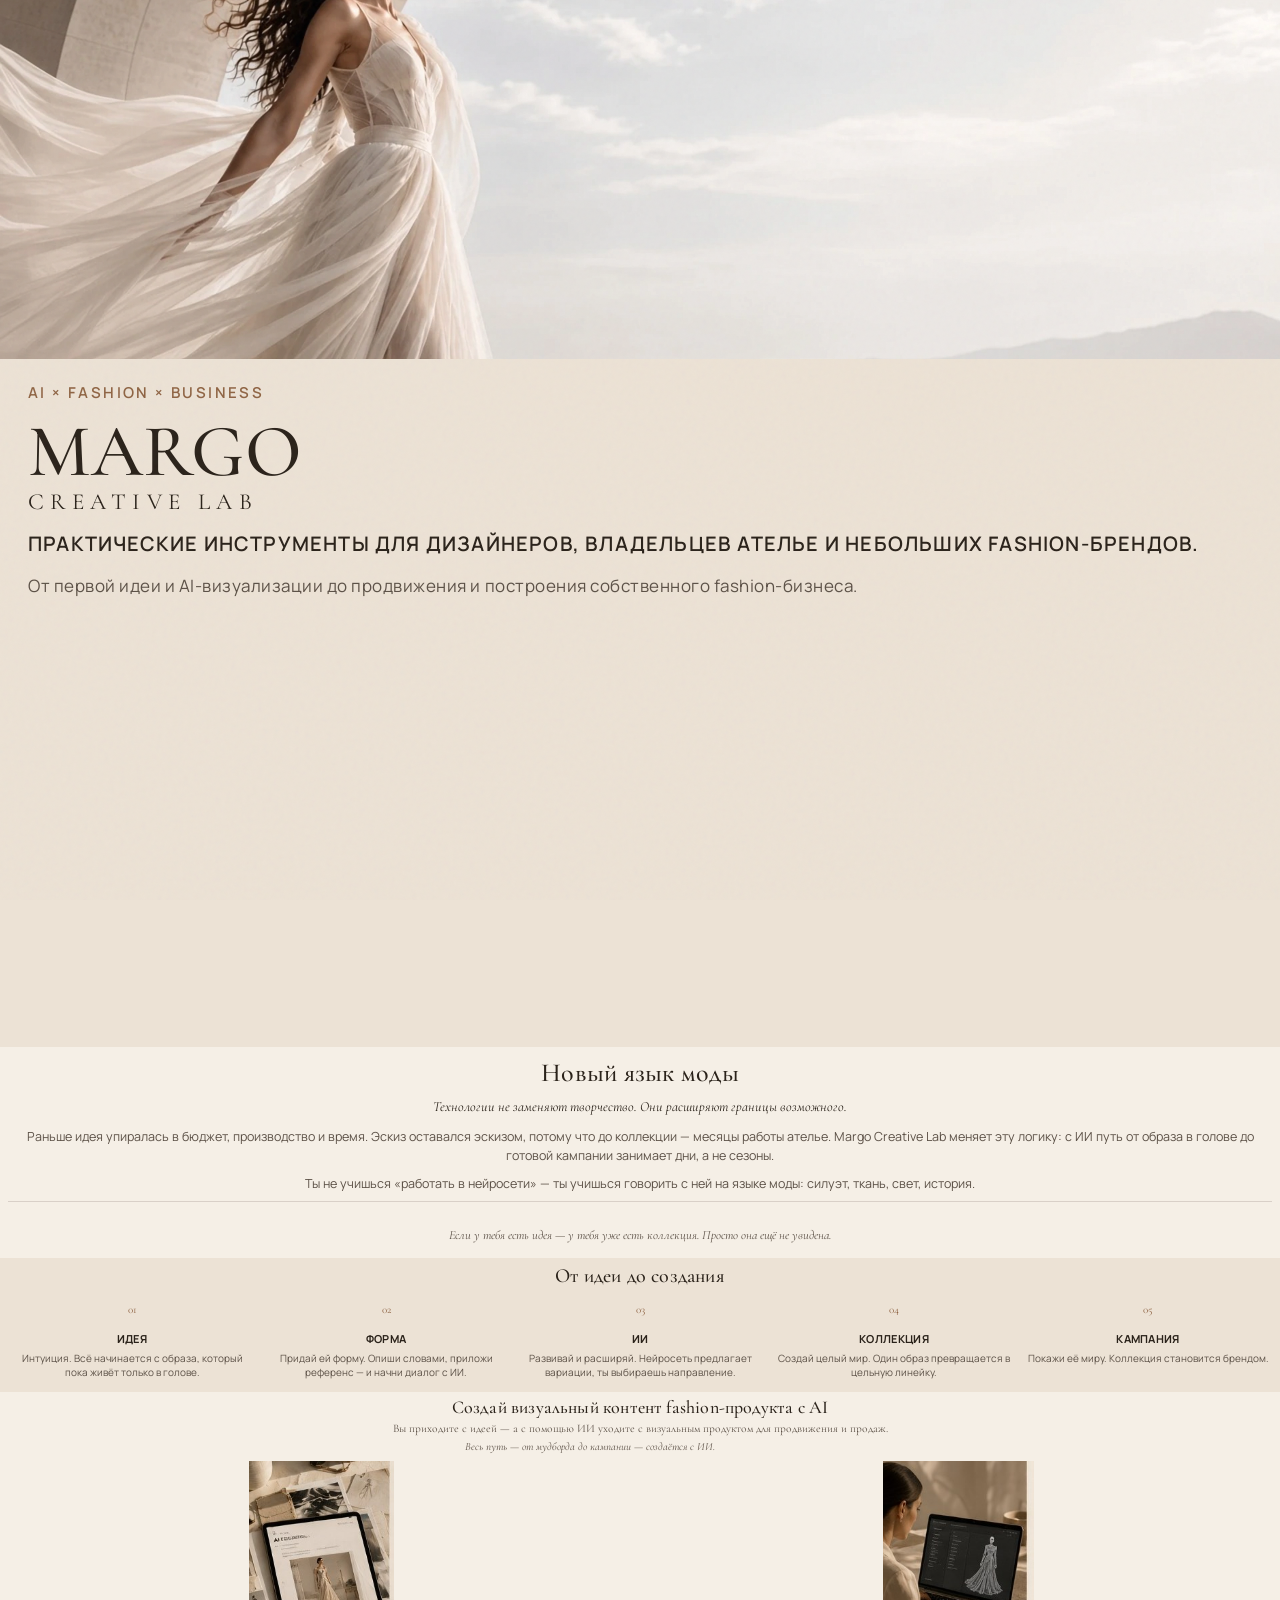
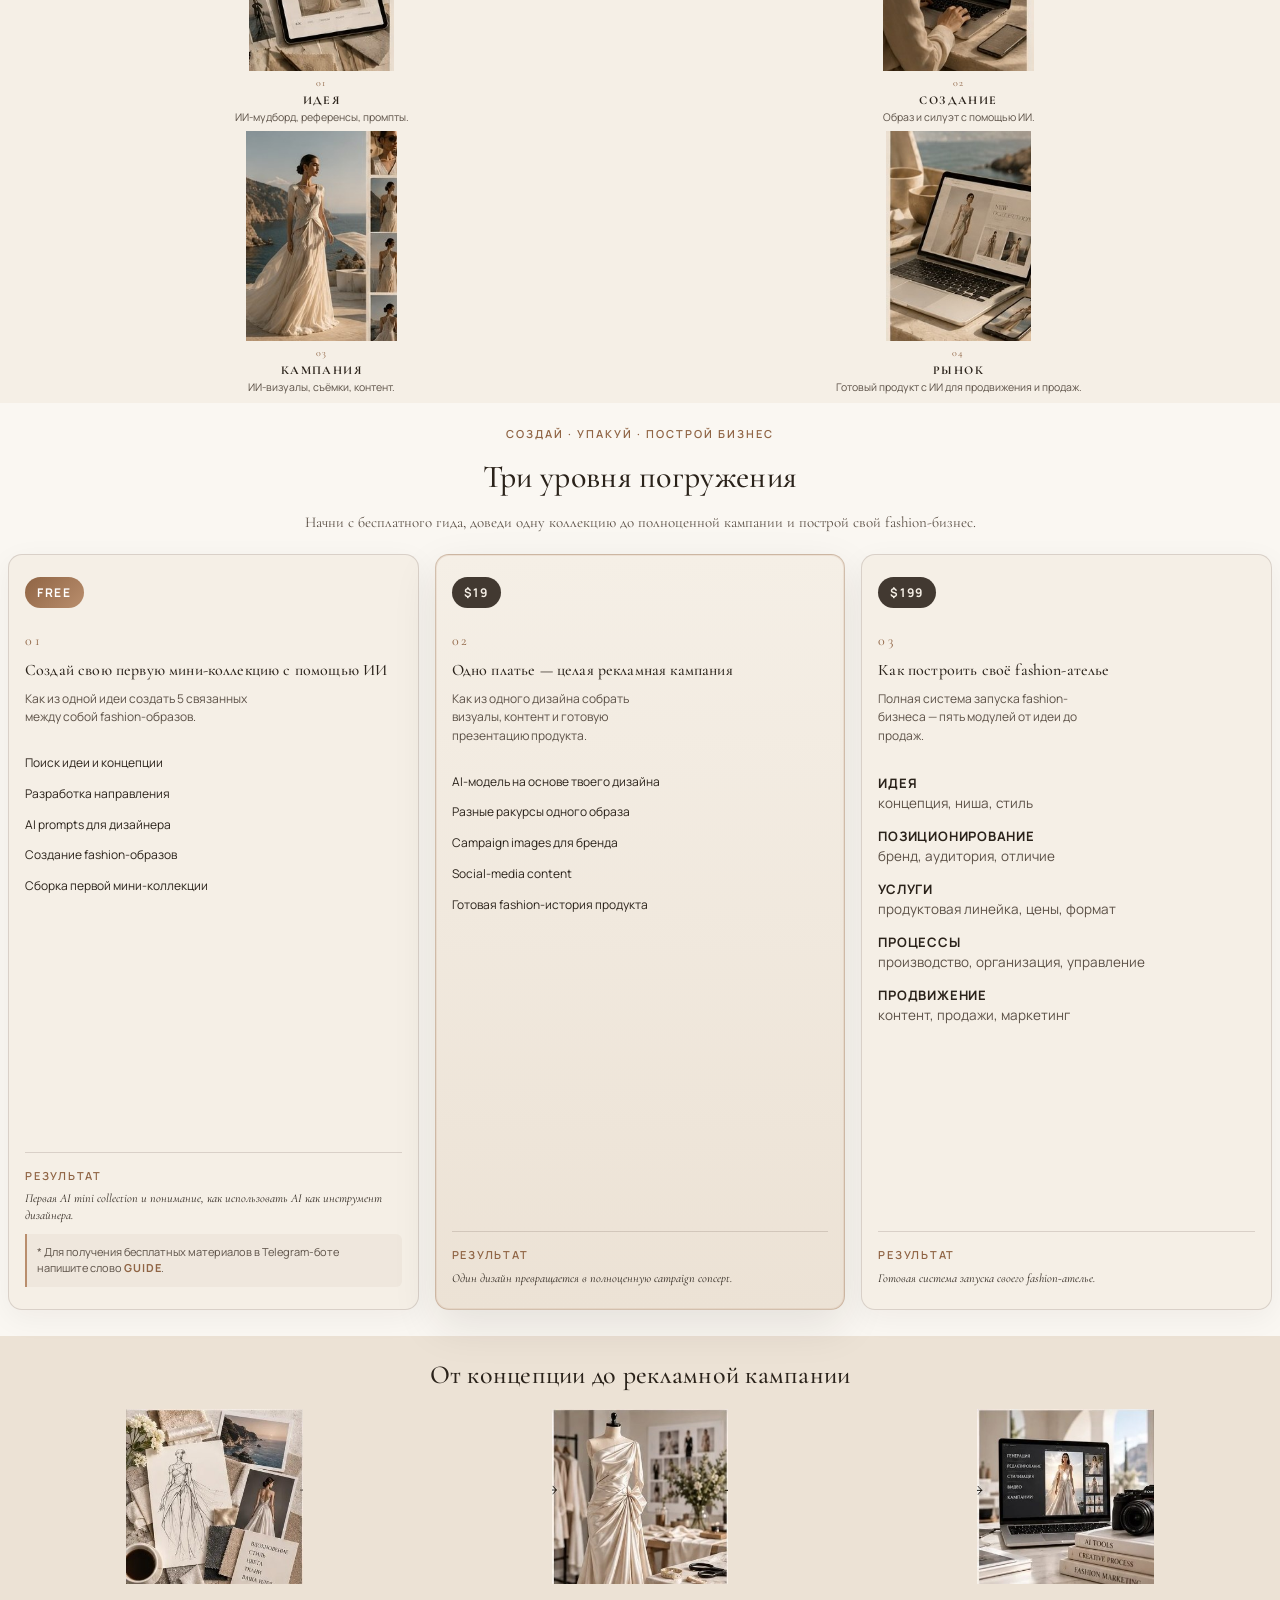
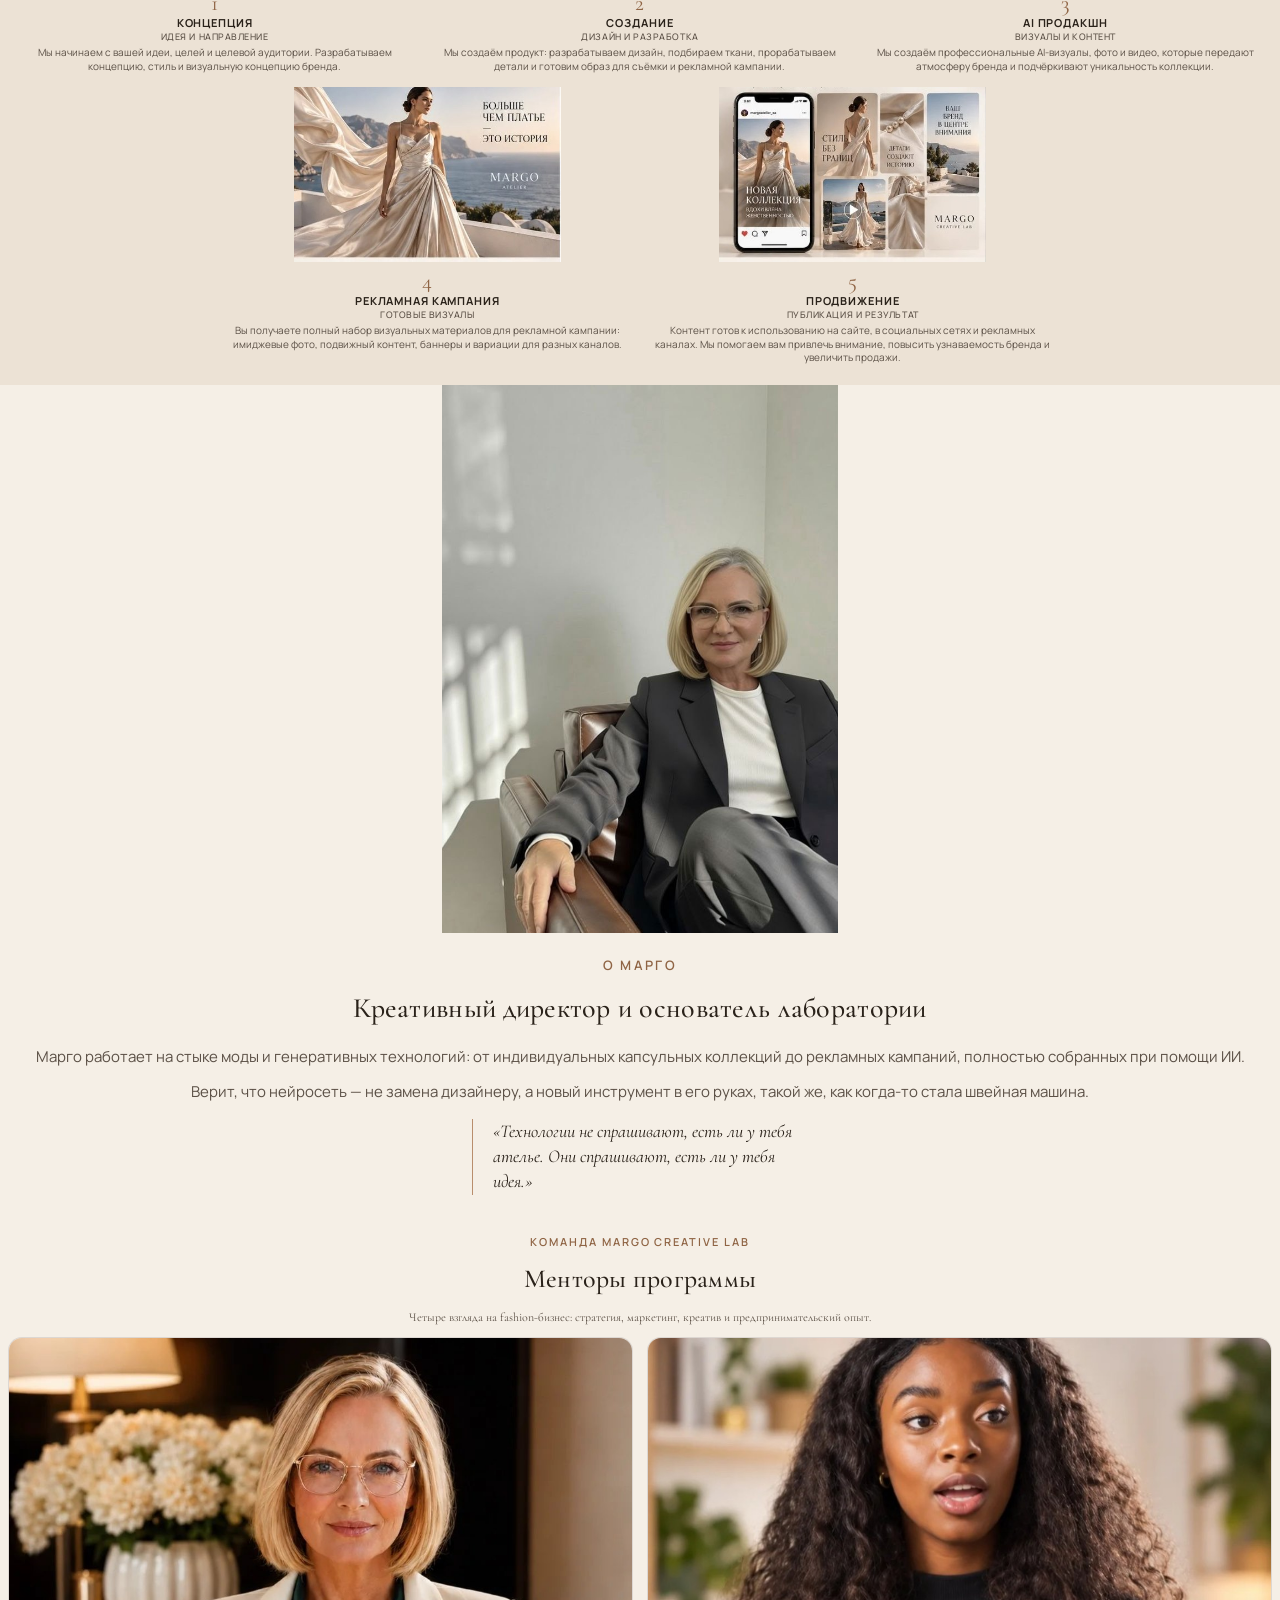
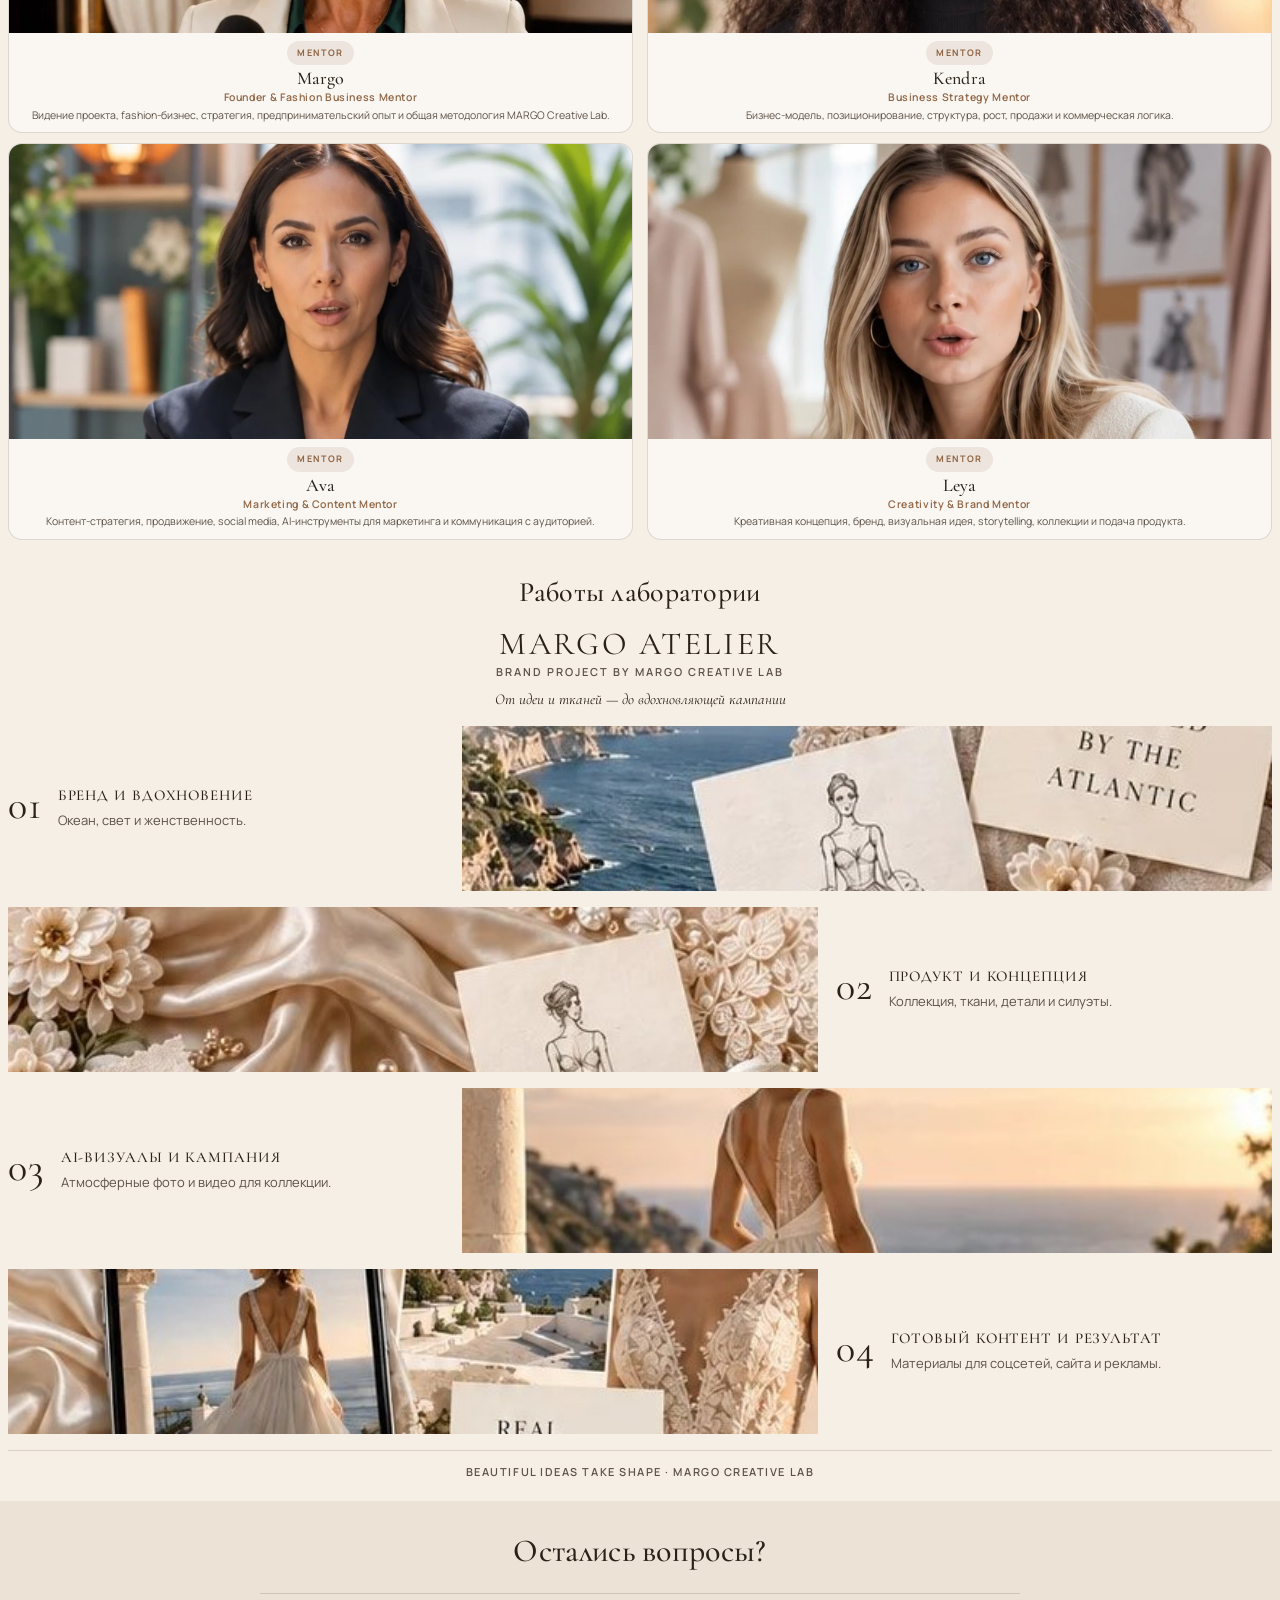
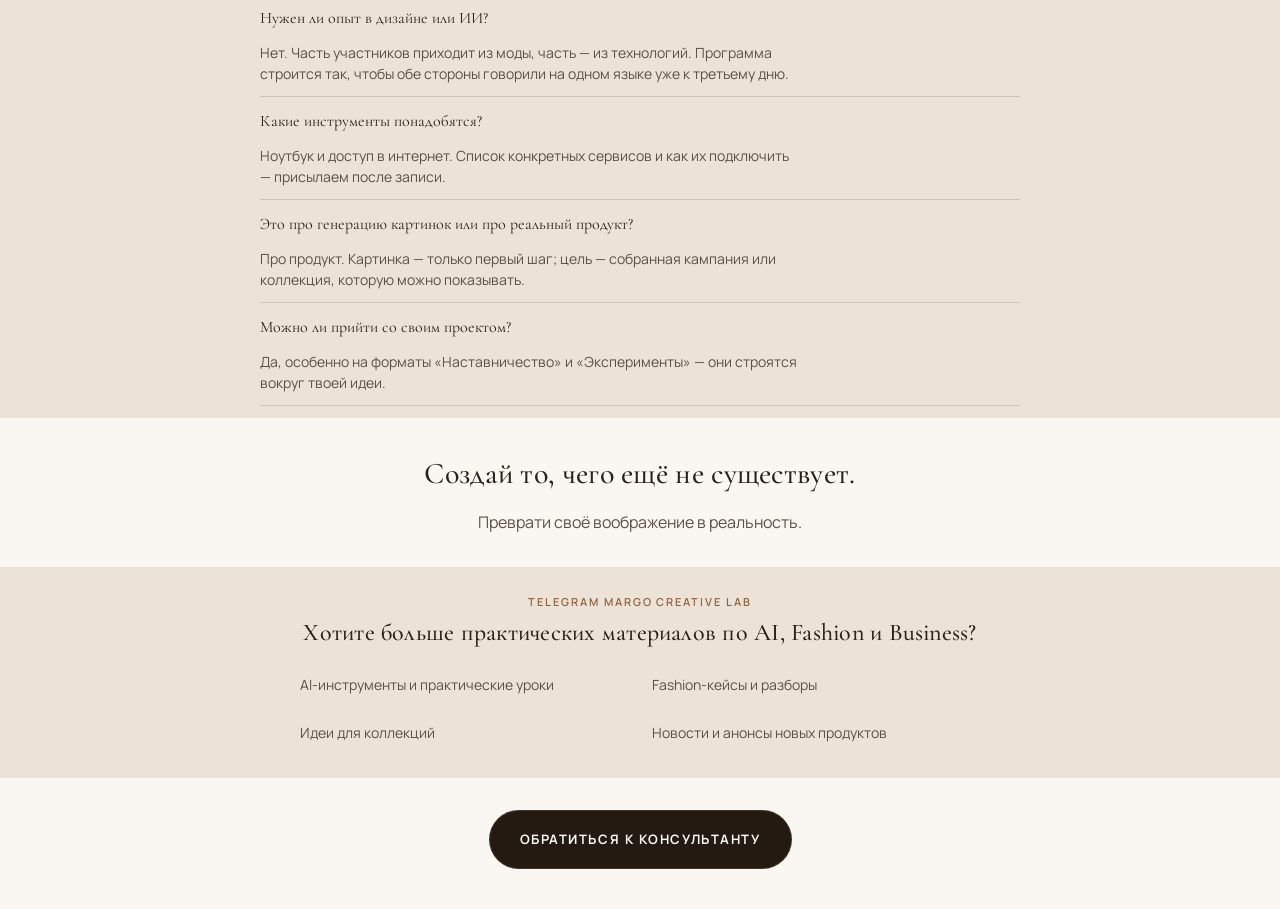
<file: files/landing-print.html>
<!DOCTYPE html>
<html lang="ru">
<head>
<meta charset="UTF-8">
<meta name="viewport" content="width=device-width, initial-scale=1.0">
<title>Margo Creative Lab — create what does not yet exist</title>
<link rel="preconnect" href="https://fonts.googleapis.com">
<link rel="preconnect" href="https://fonts.gstatic.com" crossorigin>
<link href="https://fonts.googleapis.com/css2?family=Cormorant+Garamond:ital,wght@0,300;0,400;0,500;0,600;1,400&family=Manrope:wght@300;400;500;600;700&display=swap" rel="stylesheet">
<meta name="description" content="Margo Creative Lab — a fashion laboratory at the intersection of imagination and artificial intelligence. Courses, workshops, mentorship.">
<meta property="og:title" content="Margo Creative Lab — create what does not yet exist">
<meta property="og:description" content="A fashion laboratory at the intersection of imagination and AI. Courses, workshops, mentorship.">
<meta property="og:image" content="images/hero-wide.jpg">
<meta property="og:type" content="website">
<meta name="twitter:card" content="summary_large_image">
<link rel="icon" href="data:image/svg+xml,<svg xmlns='http://www.w3.org/2000/svg' viewBox='0 0 100 100'><text y='.9em' font-size='90'>✦</text></svg>">
<link rel="stylesheet" href="../css/styles.css?v=consult-inline">
<link rel="preload" as="image" href="../images/hero-wide.jpg">
<noscript><style>[data-reveal]{opacity:1!important;transform:none!important}</style></noscript>

<style>
  @page { size: A4; margin: 7mm; }
  html, body {
    background: #f5efe6 !important;
    -webkit-print-color-adjust: exact !important;
    print-color-adjust: exact !important;
  }
  header, footer, .burger, .mobile-nav, .skip-link, #back-to-top, #scroll-progress,
  .lang-switch, .hero-actions, .hero-consult-wrap, .consult-inline,
  .consult-modal, .consult-modal-panel, .consult-modal-backdrop,
  #consultModal, .btn, .product-cta, .faq-trig .plus, .final-cta .side-img {
    display: none !important;
  }
  [data-reveal] { opacity: 1 !important; transform: none !important; transition: none !important; }

  /* Page 1 — hero: larger text, fill page */
  .hero {
    position: relative !important;
    min-height: 277mm !important;
    height: 277mm !important;
    aspect-ratio: auto !important;
    display: block !important;
    page-break-after: always !important;
    break-after: page !important;
    page-break-inside: avoid !important;
    overflow: hidden !important;
  }
  .hero-photo {
    position: absolute !important;
    top: 0 !important;
    left: 0 !important;
    right: 0 !important;
    height: 95mm !important;
    min-height: 0 !important;
  }
  .hero-photo img, .hero-photo .hero-base, .hero-photo picture {
    width: 100% !important;
    height: 100% !important;
    object-fit: cover !important;
    display: block !important;
  }
  .hero-copy {
    position: absolute !important;
    top: 95mm !important;
    left: 0 !important;
    right: 0 !important;
    bottom: 0 !important;
    width: 100% !important;
    display: flex !important;
    flex-direction: column !important;
    justify-content: flex-start !important;
    gap: 0 !important;
    padding: 22px 28px 18px !important;
    margin: 0 !important;
    box-sizing: border-box !important;
  }
  .hero-copy .eyebrow { font-size: 15px !important; margin: 0 0 14px !important; letter-spacing: .16em !important; }
  .hero-copy h1 { font-size: 74px !important; line-height: .9 !important; margin: 0 0 18px !important; }
  .hero-copy h1 .thin { font-size: 23px !important; letter-spacing: .28em !important; display: block !important; margin-top: 6px !important; }
  .hero-manifest {
    font-size: 20px !important;
    line-height: 1.4 !important;
    max-width: 100% !important;
    margin: 0 0 16px !important;
  }
  .hero-tagline {
    font-size: 17px !important;
    line-height: 1.45 !important;
    max-width: 100% !important;
    margin: 0 0 22px !important;
  }
  /* Page 1 — remove bottom consult text only */
  .hero-consult { display: none !important; }

  .wrap { padding: 0 8px !important; max-width: 100% !important; }
  .section-head { margin-bottom: 14px !important; }
  .section-head h2 { font-size: 26px !important; margin: 0 !important; }
  .section-head .lead { font-size: 14px !important; margin-top: 8px !important; }
  .eyebrow { font-size: 11px !important; margin-bottom: 8px !important; }

  /* Page 2: larger text + line-height; images full, centered under text */
  .manifesto {
    padding: 10px 0 4px !important;
    page-break-after: avoid !important;
    break-after: avoid !important;
  }
  .manifesto-inner { max-width: 100% !important; }
  .manifesto-inner h2 { font-size: 26px !important; margin-bottom: 8px !important; line-height: 1.2 !important; }
  .manifesto-body p { font-size: 12.5px !important; margin-bottom: 8px !important; line-height: 1.55 !important; }
  .manifesto-lead { font-size: 14px !important; margin-bottom: 10px !important; line-height: 1.5 !important; }
  .manifesto-micro { font-size: 13px !important; margin-top: 6px !important; line-height: 1.5 !important; }
  .process {
    padding: 6px 0 8px !important;
    page-break-before: avoid !important;
    page-break-after: avoid !important;
    break-after: avoid !important;
  }
  .process .section-head { margin-bottom: 8px !important; }
  .process .section-head h2 { font-size: 20px !important; line-height: 1.25 !important; }
  .process-row {
    display: grid !important;
    grid-template-columns: repeat(5, 1fr) !important;
    gap: 6px !important;
  }
  .p-step {
    padding: 4px 3px !important;
    text-align: center !important;
    border-left: none !important;
  }
  .p-step:not(:last-child)::before,
  .p-step:not(:last-child)::after { display: none !important; }
  .p-num { font-size: 11px !important; display: block !important; margin-bottom: 2px !important; }
  .p-title { font-size: 11px !important; letter-spacing: .03em !important; line-height: 1.3 !important; }
  .p-text { font-size: 10px !important; margin-top: 4px !important; line-height: 1.45 !important; }

  .create {
    padding: 4px 0 8px !important;
    page-break-before: avoid !important;
    page-break-after: always !important;
    break-after: page !important;
    page-break-inside: avoid !important;
  }
  .create .section-head { margin-bottom: 2px !important; text-align: center !important; }
  .create .section-head h2 { font-size: 18px !important; line-height: 1.25 !important; }
  .create .section-head .lead { font-size: 11.5px !important; margin-top: 2px !important; line-height: 1.45 !important; }
  .create-note { font-size: 11px !important; margin: 2px 0 6px !important; text-align: center !important; line-height: 1.45 !important; }
  .create-grid {
    display: grid !important;
    grid-template-columns: 1fr 1fr !important;
    gap: 6px 10px !important;
    max-width: 100% !important;
    margin: 0 auto !important;
    align-items: start !important;
    justify-items: center !important;
  }
  .create-card:not(:last-child)::before,
  .create-card:not(:last-child)::after { display: none !important; }
  .create-card { text-align: center !important; width: 100% !important; }
  .create-media {
    aspect-ratio: auto !important;
    max-height: none !important;
    height: auto !important;
    overflow: visible !important;
    margin: 0 auto !important;
    background: transparent !important;
    display: flex !important;
    justify-content: center !important;
    align-items: center !important;
  }
  .create-media img {
    object-fit: contain !important;
    object-position: center !important;
    width: 100% !important;
    height: auto !important;
    max-height: 210px !important; /* 131px × 1.6 (+60%) */
    display: block !important;
    margin: 0 auto !important;
  }
  .create-cap {
    margin-top: 4px !important;
    text-align: center !important;
    display: flex !important;
    flex-direction: column !important;
    align-items: center !important;
  }
  .create-num { font-size: 10px !important; display: block !important; }
  .create-card h3 { font-size: 12px !important; margin: 2px 0 !important; text-align: center !important; line-height: 1.3 !important; }
  .create-card p { font-size: 10.5px !important; text-align: center !important; margin: 0 !important; line-height: 1.4 !important; }

  /* Defeat site mobile breakpoints during print/PDF */
  @media (max-width: 99999px) {
    .products-grid { grid-template-columns: 1fr 1fr 1fr !important; }
    .strip {
      display: flex !important;
      flex-wrap: wrap !important;
      justify-content: center !important;
      grid-template-columns: none !important;
    }
    .founder-grid { grid-template-columns: 1fr !important; }
    .mentors-grid { grid-template-columns: 1fr 1fr !important; }
    .create-grid { grid-template-columns: 1fr 1fr !important; }
    .process-row { grid-template-columns: repeat(5, 1fr) !important; }
  }

  /* Page 3: products — fill page */
  .products {
    padding: 22px 0 26px !important;
    page-break-after: always !important;
    break-after: page !important;
  }
  .products .section-head { margin-bottom: 20px !important; text-align: center !important; }
  .products .section-head h2 { font-size: 32px !important; }
  .products .section-head .lead { font-size: 15px !important; }
  .products-grid {
    display: grid !important;
    grid-template-columns: 1fr 1fr 1fr !important;
    gap: 16px !important;
    align-items: stretch !important;
  }
  .product-card {
    padding: 22px 16px !important;
    font-size: 12.5px !important;
    display: flex !important;
    flex-direction: column !important;
    min-height: 210mm !important;
  }
  .product-title { font-size: 16px !important; line-height: 1.2 !important; }
  .product-sub { font-size: 12px !important; margin: 10px 0 !important; }
  .product-list { gap: 6px !important; margin: 14px 0 !important; flex: 1 !important; }
  .product-list li { font-size: 12px !important; line-height: 1.4 !important; padding: 4px 0 !important; padding-left: 0 !important; }
  .product-list li::before { display: none !important; content: none !important; }
  .product-result { margin-top: auto !important; padding-top: 14px !important; }
  .product-result p { font-size: 12px !important; }
  .product-note { font-size: 11px !important; margin-top: 10px !important; padding: 10px !important; }
  .product-badge { font-size: 12px !important; padding: 6px 12px !important; }
  .product-price { font-size: 22px !important; }

  /* Page 4: campaign — 3 images top row, 2 bottom, no crop */
  .campaign {
    padding: 18px 0 20px !important;
    page-break-after: always !important;
    break-after: page !important;
  }
  .campaign .section-head { margin-bottom: 14px !important; text-align: center !important; }
  .campaign .section-head h2 { font-size: 26px !important; }
  .strip {
    display: flex !important;
    flex-wrap: wrap !important;
    justify-content: center !important;
    align-items: flex-start !important;
    gap: 14px 16px !important;
  }
  .strip > div {
    display: flex !important;
    flex-direction: column !important;
    align-items: center !important;
    text-align: center !important;
    flex: 0 0 calc(33.333% - 12px) !important;
    width: calc(33.333% - 12px) !important;
    max-width: calc(33.333% - 12px) !important;
    box-sizing: border-box !important;
  }
  .strip-card {
    width: 100% !important;
    aspect-ratio: auto !important;
    max-height: none !important;
    height: auto !important;
    background: transparent !important;
    overflow: visible !important;
  }
  .strip-card img,
  .strip-card picture,
  .strip-card picture img {
    width: 100% !important;
    height: auto !important;
    max-height: 175px !important;
    object-fit: contain !important;
    object-position: center !important;
    display: block !important;
    margin: 0 auto !important;
  }
  .strip-cap {
    margin-top: 8px !important;
    text-align: center !important;
    width: 100% !important;
  }
  .strip-head {
    display: flex !important;
    flex-direction: column !important;
    align-items: center !important;
    gap: 2px !important;
    margin-bottom: 4px !important;
  }
  .strip-num { font-size: 22px !important; }
  .strip-titles { align-items: center !important; text-align: center !important; }
  .strip-title, .strip-sub, .strip-text {
    text-align: center !important;
  }
  .strip-title { font-size: 11px !important; line-height: 1.2 !important; }
  .strip-sub { font-size: 9px !important; margin-top: 2px !important; }
  .strip-text {
    font-size: 10px !important;
    line-height: 1.35 !important;
    margin-top: 4px !important;
  }

  /* Page 5: founder — photo top, text bottom */
  .founder {
    padding: 0 !important;
    page-break-after: always !important;
    break-after: page !important;
  }
  .founder .wrap {
    max-width: 100% !important;
    padding: 0 !important;
  }
  .founder-grid {
    display: grid !important;
    grid-template-columns: 1fr !important;
    grid-template-rows: auto auto !important;
    gap: 0 !important;
    align-items: stretch !important;
    min-height: 0 !important;
  }
  .founder-portrait {
    width: 100% !important;
    max-width: 100% !important;
    height: auto !important;
    max-height: 145mm !important;
    aspect-ratio: auto !important;
    overflow: visible !important;
    margin: 0 auto !important;
    display: flex !important;
    justify-content: center !important;
    align-items: flex-start !important;
    background: transparent !important;
  }
  .founder-portrait img {
    width: auto !important;
    max-width: 100% !important;
    height: auto !important;
    max-height: 145mm !important;
    object-fit: contain !important;
    object-position: center top !important;
    display: block !important;
    margin: 0 auto !important;
  }
  .founder-copy {
    padding: 22px 24px 28px !important;
    text-align: center !important;
  }
  .founder-copy .eyebrow { font-size: 13px !important; margin-bottom: 10px !important; display: block !important; }
  .founder-copy p { font-size: 15px !important; margin-bottom: 12px !important; line-height: 1.55 !important; }
  .founder-copy h2 { font-size: 28px !important; margin-bottom: 14px !important; }
  .founder-quote {
    font-size: 18px !important;
    margin: 16px auto 0 !important;
    line-height: 1.4 !important;
    max-width: 42ch !important;
    text-align: left !important;
  }

  /* Page 6: mentors 2×2 — full photos on ONE page */
  .mentors {
    padding: 10px 0 12px !important;
    page-break-after: always !important;
    break-after: page !important;
    page-break-inside: avoid !important;
  }
  .mentors .section-head { margin-bottom: 10px !important; text-align: center !important; }
  .mentors .section-head h2 { font-size: 26px !important; }
  .mentors .section-head .lead { font-size: 12px !important; }
  .mentors-grid {
    display: grid !important;
    grid-template-columns: 1fr 1fr !important;
    grid-template-rows: auto auto !important;
    gap: 10px 14px !important;
    align-items: stretch !important;
  }
  .mentor-card {
    padding: 0 !important;
    display: flex !important;
    flex-direction: column !important;
    overflow: hidden !important;
    page-break-inside: avoid !important;
    height: auto !important;
  }
  .mentor-photo {
    width: 100% !important;
    height: 78mm !important;
    aspect-ratio: auto !important;
    max-height: 78mm !important;
    flex: none !important;
    overflow: hidden !important;
  }
  .mentor-photo img {
    width: 100% !important;
    height: 100% !important;
    object-fit: cover !important;
    object-position: center 15% !important;
  }
  .mentor-body {
    padding: 8px 10px 10px !important;
    flex: none !important;
    text-align: center !important;
    align-items: center !important;
  }
  .mentor-kicker { font-size: 9px !important; align-self: center !important; }
  .mentor-card h3, .mentor-name { font-size: 18px !important; margin: 4px 0 0 !important; }
  .mentor-role { font-size: 11px !important; margin-top: 3px !important; }
  .mentor-card p, .mentor-text { font-size: 10.5px !important; line-height: 1.3 !important; margin: 4px 0 0 !important; }

  /* Page 7: works — fill page */
  .works {
    padding: 18px 0 20px !important;
    page-break-after: always !important;
    break-after: page !important;
  }
  .works .section-head { margin-bottom: 12px !important; text-align: center !important; }
  .works .section-head h2 { font-size: 28px !important; }
  .works-case { max-width: 100% !important; }
  .works-case-head { margin-bottom: 16px !important; text-align: center !important; }
  .works-case-head h3 { font-size: 32px !important; letter-spacing: .08em !important; margin: 0 !important; }
  .works-case-brand { font-size: 11px !important; margin-top: 4px !important; }
  .works-case-tag { font-size: 15px !important; margin-top: 8px !important; }
  .works-row {
    display: grid !important;
    grid-template-columns: 1.3fr .7fr !important;
    gap: 14px 18px !important;
    margin-bottom: 16px !important;
    align-items: center !important;
    page-break-inside: avoid !important;
  }
  .works-case > .works-row:nth-child(even) {
    grid-template-columns: .7fr 1.3fr !important;
  }
  .works-case > .works-row:nth-child(even) .works-row-media { grid-column: 2; grid-row: 1; }
  .works-case > .works-row:nth-child(even) .works-row-copy { grid-column: 1; grid-row: 1; }
  .works-row-media {
    aspect-ratio: auto !important;
    max-height: none !important;
    height: 155px !important;
    overflow: hidden !important;
  }
  .works-row-media img { width: 100% !important; height: 100% !important; object-fit: cover !important; }
  .works-row-num { font-size: 40px !important; }
  .works-row-copy { text-align: left !important; }
  .works-row-copy h4 { font-size: 15px !important; max-width: none !important; margin: 0 !important; }
  .works-row-copy p { font-size: 13px !important; margin-top: 6px !important; }
  .works-case-foot { margin-top: 14px !important; padding-top: 12px !important; font-size: 11px !important; text-align: center !important; }

  /* Page 8: FAQ + final CTA + community + consultant — fill page */
  .faq {
    padding: 24px 0 12px !important;
    page-break-after: avoid !important;
    break-after: avoid !important;
  }
  .faq .section-head { margin-bottom: 16px !important; text-align: center !important; }
  .faq .section-head h2 { font-size: 32px !important; }
  .faq-trig {
    padding: 14px 0 !important;
    font-size: 16px !important;
    background: none !important;
    border: none !important;
    width: 100% !important;
    text-align: left !important;
  }
  .faq-panel { max-height: none !important; overflow: visible !important; display: block !important; }
  .faq-item.open .faq-panel { max-height: none !important; }
  .faq-panel p { padding-bottom: 12px !important; font-size: 14px !important; margin: 0 !important; line-height: 1.5 !important; }
  .final-cta {
    min-height: 0 !important;
    padding: 32px 0 !important;
    page-break-before: avoid !important;
    page-break-after: avoid !important;
  }
  .final-cta h2 { font-size: 30px !important; margin: 0 !important; text-align: center !important; }
  .final-cta .lead { font-size: 16px !important; margin-top: 12px !important; text-align: center !important; }
  .community {
    padding: 26px 0 !important;
    page-break-before: avoid !important;
  }
  .community-inner { text-align: center !important; }
  .community-inner h2 { font-size: 24px !important; margin: 0 !important; }
  .community-list {
    margin: 18px auto 0 !important;
    display: grid !important;
    grid-template-columns: 1fr 1fr !important;
    gap: 10px 24px !important;
    max-width: 680px !important;
    text-align: left !important;
  }
  .community-list li { font-size: 14px !important; padding: 8px 0 !important; padding-left: 0 !important; }
  .community-list li::before { display: none !important; content: none !important; }

  .pdf-cta {
    display: flex !important;
    justify-content: center;
    padding: 32px 16px 40px;
    background: #faf7f2;
    page-break-before: avoid !important;
  }
  .pdf-cta a {
    display: inline-flex !important;
    align-items: center;
    justify-content: center;
    min-width: 300px;
    padding: 18px 30px;
    font-family: 'Manrope', sans-serif;
    font-size: 13px;
    font-weight: 700;
    letter-spacing: .12em;
    text-transform: uppercase;
    text-decoration: none;
    color: #faf7f2;
    background: #241a12;
    border-radius: 999px;
    border: 1px solid rgba(255,255,255,.12);
  }
</style>
</head>
<body>

<header id="siteHeader">
  <a href="#top" class="logo">
    <div class="l1">MARGO</div>
    <div class="l2">CREATIVE LAB</div>
  </a>
  </header>

<main id="top">

  <section class="hero" style="padding:0;">
    <div class="hero-photo">
      <picture><source type="image/webp" srcset="../images/hero-wide.webp"><img class="hero-base" src="../images/hero-wide.jpg" alt="Margo Creative Lab — образ коллекции" fetchpriority="high" width="1920" height="1080"></picture>
    </div>
    <div class="hero-copy">
      <span class="eyebrow" data-i18n="hero.eyebrow">AI × Fashion × Business</span>
      <h1>MARGO<span class="thin">CREATIVE LAB</span></h1>
      <p class="hero-manifest" data-i18n="hero.manifest">Практические инструменты для дизайнеров, владельцев ателье и небольших fashion-брендов.</p>
      <p class="hero-tagline" data-i18n="hero.tagline">От первой идеи и AI-визуализации до продвижения и построения собственного fashion-бизнеса.</p>
      <div class="hero-consult">
        <p class="hero-consult-lead" data-i18n="hero.consult.lead">Нужна помощь с выбором следующего шага?</p>
        <p class="hero-consult-text" data-i18n="hero.consult.text">Поговорите с консультантом по fashion-бизнесу и получите более ясное направление для своих идей, бизнеса или бренда.</p>
      </div>
      </div>
    </div>
  </section>

  <section class="manifesto" id="manifesto">
    <div class="wrap manifesto-inner">
      <h2 data-i18n="manifesto.title">Новый язык моды</h2>
      <p class="manifesto-lead" data-i18n="manifesto.lead">Технологии не заменяют творчество. Они расширяют границы возможного.</p>
      <div class="manifesto-body">
        <p data-i18n="manifesto.p1">Раньше идея упиралась в бюджет, производство и время. Эскиз оставался эскизом, потому что до коллекции — месяцы работы ателье. Margo Creative Lab меняет эту логику: с ИИ путь от образа в голове до готовой кампании занимает дни, а не сезоны.</p>
        <p data-i18n="manifesto.p2">Ты не учишься «работать в нейросети» — ты учишься говорить с ней на языке моды: силуэт, ткань, свет, история.</p>
        <p class="manifesto-micro" data-i18n="manifesto.micro">Если у тебя есть идея — у тебя уже есть коллекция. Просто она ещё не увидена.</p>
      </div>
    </div>
  </section>

  <section class="process">
    <div class="wrap">
      <div class="section-head">
        <h2 data-i18n="process.title">От идеи до создания</h2>
      </div>
      <div class="process-row">
        <div class="p-step" data-reveal>
          <span class="p-num">01</span>
          <div class="p-title" data-i18n="process.1.title">Идея</div>
          <p class="p-text" data-i18n="process.1.text">Интуиция. Всё начинается с образа, который пока живёт только в голове.</p>
        </div>
        <div class="p-step" data-reveal>
          <span class="p-num">02</span>
          <div class="p-title" data-i18n="process.2.title">Форма</div>
          <p class="p-text" data-i18n="process.2.text">Придай ей форму. Опиши словами, приложи референс — и начни диалог с ИИ.</p>
        </div>
        <div class="p-step" data-reveal>
          <span class="p-num">03</span>
          <div class="p-title" data-i18n="process.3.title">ИИ</div>
          <p class="p-text" data-i18n="process.3.text">Развивай и расширяй. Нейросеть предлагает вариации, ты выбираешь направление.</p>
        </div>
        <div class="p-step" data-reveal>
          <span class="p-num">04</span>
          <div class="p-title" data-i18n="process.4.title">Коллекция</div>
          <p class="p-text" data-i18n="process.4.text">Создай целый мир. Один образ превращается в цельную линейку.</p>
        </div>
        <div class="p-step" data-reveal>
          <span class="p-num">05</span>
          <div class="p-title" data-i18n="process.5.title">Кампания</div>
          <p class="p-text" data-i18n="process.5.text">Покажи её миру. Коллекция становится брендом.</p>
        </div>
      </div>
    </div>
  </section>

  <section class="create">
    <div class="wrap">
      <div class="section-head">
        <h2 data-i18n="create.title">Создай визуальный контент fashion-продукта с AI</h2>
        <p class="lead" data-i18n="create.lead">Вы приходите с идеей — а с помощью ИИ уходите с визуальным продуктом для продвижения и продаж.</p>
        <p class="create-note" data-i18n="create.note">Весь путь — от мудборда до кампании — создаётся с ИИ.</p>
      </div>
      <div class="create-grid">
        <article class="create-card" data-reveal="scale">
          <div class="create-media"><img loading="lazy" decoding="async" src="../images/create-01.jpg" alt="Idea — AI moodboard on a tablet with sketch and look"></div>
          <div class="create-cap" style="text-align:center;display:flex;flex-direction:column;align-items:center">
            <span class="create-num">01</span>
            <h3 data-i18n="create.1.title">Идея</h3>
            <p data-i18n="create.1.text">ИИ-мудборд, референсы, промпты.</p>
          </div>
        </article>
        <article class="create-card" data-reveal="scale">
          <div class="create-media"><img loading="lazy" decoding="async" src="../images/create-02.jpg" alt="Creation — building the dress silhouette with AI"></div>
          <div class="create-cap" style="text-align:center;display:flex;flex-direction:column;align-items:center">
            <span class="create-num">02</span>
            <h3 data-i18n="create.2.title">Создание</h3>
            <p data-i18n="create.2.text">Образ и силуэт с помощью ИИ.</p>
          </div>
        </article>
        <article class="create-card" data-reveal="scale">
          <div class="create-media"><img loading="lazy" decoding="async" src="../images/create-03.jpg" alt="Campaign — looks by the sea for promotion"></div>
          <div class="create-cap" style="text-align:center;display:flex;flex-direction:column;align-items:center">
            <span class="create-num">03</span>
            <h3 data-i18n="create.3.title">Кампания</h3>
            <p data-i18n="create.3.text">ИИ-визуалы, съёмки, контент.</p>
          </div>
        </article>
        <article class="create-card" data-reveal="scale">
          <div class="create-media"><img loading="lazy" decoding="async" src="../images/create-04.jpg" alt="Market — AI visuals of the finished look"></div>
          <div class="create-cap" style="text-align:center;display:flex;flex-direction:column;align-items:center">
            <span class="create-num">04</span>
            <h3 data-i18n="create.4.title">Рынок</h3>
            <p data-i18n="create.4.text">Готовый продукт с ИИ для продвижения и продаж.</p>
          </div>
        </article>
      </div>
    </div>
  </section>

  <section class="products" id="products">
    <div class="wrap">
      <div class="section-head">
        <span class="eyebrow" data-i18n="products.eyebrow">Создай · Упакуй · Построй бизнес</span>
        <h2 data-i18n="products.title">Три уровня погружения</h2>
        <p class="lead" data-i18n="products.lead">Начни с бесплатного гида, доведи одну коллекцию до полноценной кампании и построй свой fashion-бизнес.</p>
      </div>

      <div class="products-grid">

        <article class="product-card" data-reveal>
          <div class="product-badge product-badge--free" data-i18n="products.free.badge">FREE</div>
          <div class="product-num">01</div>
          <h3 class="product-title" data-i18n="products.free.title">Создай свою первую мини-коллекцию с помощью ИИ</h3>
          <p class="product-sub" data-i18n="products.free.sub">Как из одной идеи создать 5 связанных между собой fashion-образов.</p>
          <ul class="product-list">
            <li data-i18n="products.free.li1">Поиск идеи и концепции</li>
            <li data-i18n="products.free.li2">Разработка направления</li>
            <li data-i18n="products.free.li3">AI prompts для дизайнера</li>
            <li data-i18n="products.free.li4">Создание fashion-образов</li>
            <li data-i18n="products.free.li5">Сборка первой мини-коллекции</li>
          </ul>
          <div class="product-result">
            <span class="product-result-label" data-i18n="products.result">Результат</span>
            <p data-i18n="products.free.result">Первая AI mini collection и понимание, как использовать AI как инструмент дизайнера.</p>
          </div>
          <p class="product-note" data-i18n-html="products.free.note">* Для получения бесплатных материалов в Telegram-боте напишите слово <b>GUIDE</b>.</p>
          </article>

        <article class="product-card product-card--featured" data-reveal>
          <div class="product-badge" data-i18n="products.paid.badge">$19</div>
          <div class="product-num">02</div>
          <h3 class="product-title" data-i18n="products.paid.title">Одно платье — целая рекламная кампания</h3>
          <p class="product-sub" data-i18n="products.paid.sub">Как из одного дизайна собрать визуалы, контент и готовую презентацию продукта.</p>
          <ul class="product-list">
            <li data-i18n="products.paid.li1">AI-модель на основе твоего дизайна</li>
            <li data-i18n="products.paid.li2">Разные ракурсы одного образа</li>
            <li data-i18n="products.paid.li3">Campaign images для бренда</li>
            <li data-i18n="products.paid.li4">Social-media content</li>
            <li data-i18n="products.paid.li5">Готовая fashion-история продукта</li>
          </ul>
          <div class="product-result">
            <span class="product-result-label" data-i18n="products.result">Результат</span>
            <p data-i18n="products.paid.result">Один дизайн превращается в полноценную campaign concept.</p>
          </div>
          </article>

        <article class="product-card" data-reveal>
          <div class="product-badge" data-i18n="products.program.badge">$199</div>
          <div class="product-num">03</div>
          <h3 class="product-title" data-i18n="products.program.title">Как построить своё fashion-ателье</h3>
          <p class="product-sub" data-i18n="products.program.sub">Полная система запуска fashion-бизнеса — пять модулей от идеи до продаж.</p>
          <ul class="product-list product-list--modules">
            <li><b data-i18n="products.program.m1">Идея</b><span data-i18n="products.program.m1.sub">концепция, ниша, стиль</span></li>
            <li><b data-i18n="products.program.m2">Позиционирование</b><span data-i18n="products.program.m2.sub">бренд, аудитория, отличие</span></li>
            <li><b data-i18n="products.program.m3">Услуги</b><span data-i18n="products.program.m3.sub">продуктовая линейка, цены, формат</span></li>
            <li><b data-i18n="products.program.m4">Процессы</b><span data-i18n="products.program.m4.sub">производство, организация, управление</span></li>
            <li><b data-i18n="products.program.m5">Продвижение</b><span data-i18n="products.program.m5.sub">контент, продажи, маркетинг</span></li>
          </ul>
          <div class="product-result">
            <span class="product-result-label" data-i18n="products.result">Результат</span>
            <p data-i18n="products.program.result">Готовая система запуска своего fashion-ателье.</p>
          </div>
          </article>

      </div>
    </div>
  </section>

  <section class="campaign">
    <div class="wrap">
      <div class="section-head">
        <h2 data-i18n="campaign.title">От концепции до рекламной кампании</h2>
      </div>
      <div class="strip">
        <div>
          <div class="strip-card"><picture><img loading="lazy" decoding="async" src="../images/process-01.jpg" alt="Moodboard: dress sketch, references, fabrics"></picture></div>
          <div class="strip-cap" style="text-align:center;width:100%">
            <div class="strip-head" style="display:flex;flex-direction:column;align-items:center;text-align:center">
              <span class="strip-num">1</span>
              <div class="strip-titles" style="text-align:center">
                <div class="strip-title" data-i18n="campaign.1.title" style="text-align:center">Концепция</div>
                <div class="strip-sub" data-i18n="campaign.1.sub" style="text-align:center">Идея и направление</div>
              </div>
            </div>
            <p class="strip-text" data-i18n="campaign.1.text" style="text-align:center">Мы начинаем с вашей идеи, целей и целевой аудитории. Разрабатываем концепцию, стиль и визуальную концепцию бренда.</p>
          </div>
        </div>
        <div>
          <div class="strip-card"><picture><img loading="lazy" decoding="async" src="../images/process-02.jpg" alt="Dress on a mannequin in a light atelier"></picture></div>
          <div class="strip-cap" style="text-align:center;width:100%">
            <div class="strip-head" style="display:flex;flex-direction:column;align-items:center;text-align:center">
              <span class="strip-num">2</span>
              <div class="strip-titles" style="text-align:center">
                <div class="strip-title" data-i18n="campaign.2.title" style="text-align:center">Создание</div>
                <div class="strip-sub" data-i18n="campaign.2.sub" style="text-align:center">Дизайн и разработка</div>
              </div>
            </div>
            <p class="strip-text" data-i18n="campaign.2.text" style="text-align:center">Мы создаём продукт: разрабатываем дизайн, подбираем ткани, прорабатываем детали и готовим образ для съёмки и рекламной кампании.</p>
          </div>
        </div>
        <div>
          <div class="strip-card"><picture><img loading="lazy" decoding="async" src="../images/process-03.jpg" alt="AI visuals and look generation"></picture></div>
          <div class="strip-cap" style="text-align:center;width:100%">
            <div class="strip-head" style="display:flex;flex-direction:column;align-items:center;text-align:center">
              <span class="strip-num">3</span>
              <div class="strip-titles" style="text-align:center">
                <div class="strip-title" data-i18n="campaign.3.title" style="text-align:center">AI Продакшн</div>
                <div class="strip-sub" data-i18n="campaign.3.sub" style="text-align:center">Визуалы и контент</div>
              </div>
            </div>
            <p class="strip-text" data-i18n="campaign.3.text" style="text-align:center">Мы создаём профессиональные AI-визуалы, фото и видео, которые передают атмосферу бренда и подчёркивают уникальность коллекции.</p>
          </div>
        </div>
        <div>
          <div class="strip-card"><picture><img loading="lazy" decoding="async" src="../images/process-04.jpg" alt="Final advertising campaign by the sea"></picture></div>
          <div class="strip-cap" style="text-align:center;width:100%">
            <div class="strip-head" style="display:flex;flex-direction:column;align-items:center;text-align:center">
              <span class="strip-num">4</span>
              <div class="strip-titles" style="text-align:center">
                <div class="strip-title" data-i18n="campaign.4.title" style="text-align:center">Рекламная кампания</div>
                <div class="strip-sub" data-i18n="campaign.4.sub" style="text-align:center">Готовые визуалы</div>
              </div>
            </div>
            <p class="strip-text" data-i18n="campaign.4.text" style="text-align:center">Вы получаете полный набор визуальных материалов для рекламной кампании: имиджевые фото, подвижный контент, баннеры и вариации для разных каналов.</p>
          </div>
        </div>
        <div>
          <div class="strip-card"><picture><img loading="lazy" decoding="async" src="../images/process-05.jpg" alt="Promotion and social media"></picture></div>
          <div class="strip-cap" style="text-align:center;width:100%">
            <div class="strip-head" style="display:flex;flex-direction:column;align-items:center;text-align:center">
              <span class="strip-num">5</span>
              <div class="strip-titles" style="text-align:center">
                <div class="strip-title" data-i18n="campaign.5.title" style="text-align:center">Продвижение</div>
                <div class="strip-sub" data-i18n="campaign.5.sub" style="text-align:center">Публикация и результат</div>
              </div>
            </div>
            <p class="strip-text" data-i18n="campaign.5.text" style="text-align:center">Контент готов к использованию на сайте, в социальных сетях и рекламных каналах. Мы помогаем вам привлечь внимание, повысить узнаваемость бренда и увеличить продажи.</p>
          </div>
        </div>
      </div>
    </div>
  </section>

  <section class="founder" id="founder">
    <div class="wrap founder-grid">
      <div class="founder-portrait" data-reveal="left">
        <picture><img loading="lazy" decoding="async" src="../images/margo.jpg" alt="Марго — основатель Creative Lab"></picture>
      </div>
      <div class="founder-copy" data-reveal="right">
        <span class="eyebrow" data-i18n="nav.margo">О Марго</span>
        <h2 data-i18n="founder.title">Креативный директор и основатель лаборатории</h2>
        <p data-i18n="founder.p1">Марго работает на стыке моды и генеративных технологий: от индивидуальных капсульных коллекций до рекламных кампаний, полностью собранных при помощи ИИ.</p>
        <p data-i18n="founder.p2">Верит, что нейросеть — не замена дизайнеру, а новый инструмент в его руках, такой же, как когда-то стала швейная машина.</p>
        <div class="founder-quote" data-i18n="founder.quote">«Технологии не спрашивают, есть ли у тебя ателье. Они спрашивают, есть ли у тебя идея.»</div>
      </div>
    </div>
  </section>

  <section class="mentors" id="mentors">
    <div class="wrap">
      <div class="section-head">
        <span class="eyebrow" data-i18n="mentors.eyebrow">Команда MARGO Creative Lab</span>
        <h2 data-i18n="mentors.title">Менторы программы</h2>
        <p class="lead" data-i18n="mentors.lead">Четыре взгляда на fashion-бизнес: стратегия, маркетинг, креатив и предпринимательский опыт.</p>
      </div>
      <div class="mentors-grid">
        <article class="mentor-card" data-reveal>
          <div class="mentor-photo"><img src="../images/mentor-margo.jpg" alt="Margo — Founder &amp; Fashion Business Mentor" loading="lazy" decoding="async"></div>
          <div class="mentor-body">
            <span class="mentor-kicker" data-i18n="mentors.kicker">Mentor</span>
            <h3 class="mentor-name">Margo</h3>
            <p class="mentor-role" data-i18n="mentors.margo.role">Founder & Fashion Business Mentor</p>
            <p class="mentor-text" data-i18n="mentors.margo.text">Видение проекта, fashion-бизнес, стратегия, предпринимательский опыт и общая методология MARGO Creative Lab.</p>
          </div>
        </article>
        <article class="mentor-card" data-reveal>
          <div class="mentor-photo"><img src="../images/mentor-kendra.jpg" alt="Kendra — Business Strategy Mentor" loading="lazy" decoding="async"></div>
          <div class="mentor-body">
            <span class="mentor-kicker" data-i18n="mentors.kicker">Mentor</span>
            <h3 class="mentor-name">Kendra</h3>
            <p class="mentor-role" data-i18n="mentors.kendra.role">Business Strategy Mentor</p>
            <p class="mentor-text" data-i18n="mentors.kendra.text">Бизнес-модель, позиционирование, структура, рост, продажи и коммерческая логика.</p>
          </div>
        </article>
        <article class="mentor-card" data-reveal>
          <div class="mentor-photo"><img src="../images/mentor-ava.jpg" alt="Ava — Marketing &amp; Content Mentor" loading="lazy" decoding="async"></div>
          <div class="mentor-body">
            <span class="mentor-kicker" data-i18n="mentors.kicker">Mentor</span>
            <h3 class="mentor-name">Ava</h3>
            <p class="mentor-role" data-i18n="mentors.ava.role">Marketing & Content Mentor</p>
            <p class="mentor-text" data-i18n="mentors.ava.text">Контент-стратегия, продвижение, social media, AI-инструменты для маркетинга и коммуникация с аудиторией.</p>
          </div>
        </article>
        <article class="mentor-card" data-reveal>
          <div class="mentor-photo"><img src="../images/mentor-leya.jpg" alt="Leya — Creativity &amp; Brand Mentor" loading="lazy" decoding="async"></div>
          <div class="mentor-body">
            <span class="mentor-kicker" data-i18n="mentors.kicker">Mentor</span>
            <h3 class="mentor-name">Leya</h3>
            <p class="mentor-role" data-i18n="mentors.leya.role">Creativity & Brand Mentor</p>
            <p class="mentor-text" data-i18n="mentors.leya.text">Креативная концепция, бренд, визуальная идея, storytelling, коллекции и подача продукта.</p>
          </div>
        </article>
      </div>
    </div>
  </section>

  <section class="works" id="works">
    <div class="wrap">
      <div class="section-head">
        <h2 data-i18n="works.title">Работы лаборатории</h2>
      </div>
      <div class="works-case">
        <div class="works-case-head" data-reveal>
          <h3>MARGO ATELIER</h3>
          <p class="works-case-brand">Brand project by Margo Creative Lab</p>
          <p class="works-case-tag" data-i18n="works.case.tag">От идеи и тканей — до вдохновляющей кампании</p>
        </div>

        <article class="works-row" data-reveal>
          <div class="works-row-media">
            <picture><img loading="lazy" decoding="async" src="../images/work-case-01.jpg" alt="Coast, sketch and the card Inspired by the Atlantic"></picture>
          </div>
          <div class="works-row-copy">
            <span class="works-row-num">01</span>
            <h4 data-i18n="works.case.1.title">Бренд и вдохновение</h4>
            <p data-i18n="works.case.1.text">Океан, свет и женственность.</p>
          </div>
        </article>

        <article class="works-row" data-reveal>
          <div class="works-row-media">
            <picture><img loading="lazy" decoding="async" src="../images/work-case-02.jpg" alt="Silk, lace, pearls and a dress sketch"></picture>
          </div>
          <div class="works-row-copy">
            <span class="works-row-num">02</span>
            <h4 data-i18n="works.case.2.title">Продукт и концепция</h4>
            <p data-i18n="works.case.2.text">Коллекция, ткани, детали и силуэты.</p>
          </div>
        </article>

        <article class="works-row" data-reveal>
          <div class="works-row-media">
            <picture><img loading="lazy" decoding="async" src="../images/work-case-03.jpg" alt="Campaign look in a lace dress at sunset by the sea"></picture>
          </div>
          <div class="works-row-copy">
            <span class="works-row-num">03</span>
            <h4 data-i18n="works.case.3.title">AI-визуалы и кампания</h4>
            <p data-i18n="works.case.3.text">Атмосферные фото и видео для коллекции.</p>
          </div>
        </article>

        <article class="works-row" data-reveal>
          <div class="works-row-media">
            <picture><img loading="lazy" decoding="async" src="../images/work-case-04.jpg" alt="Phone, stills and finished content for Margo Atelier"></picture>
          </div>
          <div class="works-row-copy">
            <span class="works-row-num">04</span>
            <h4 data-i18n="works.case.4.title">Готовый контент и результат</h4>
            <p data-i18n="works.case.4.text">Материалы для соцсетей, сайта и рекламы.</p>
          </div>
        </article>

        <p class="works-case-foot">Beautiful ideas take shape · Margo Creative Lab</p>
      </div>
    </div>
  </section>

  <section class="faq">
    <div class="wrap">
      <div class="section-head">
        <h2 data-i18n="faq.title">Остались вопросы?</h2>
      </div>
      <div class="faq-wrap" id="faqList">
        <div class="faq-item open">
          <button type="button" class="faq-trig" aria-expanded="true"><span data-i18n="faq.q1">Нужен ли опыт в дизайне или ИИ?</span><span class="plus"></span></button>
          <div class="faq-panel"><p data-i18n="faq.a1">Нет. Часть участников приходит из моды, часть — из технологий. Программа строится так, чтобы обе стороны говорили на одном языке уже к третьему дню.</p></div>
        </div>
        <div class="faq-item open">
          <button type="button" class="faq-trig" aria-expanded="true"><span data-i18n="faq.q2">Какие инструменты понадобятся?</span><span class="plus"></span></button>
          <div class="faq-panel"><p data-i18n="faq.a2">Ноутбук и доступ в интернет. Список конкретных сервисов и как их подключить — присылаем после записи.</p></div>
        </div>
        <div class="faq-item open">
          <button type="button" class="faq-trig" aria-expanded="true"><span data-i18n="faq.q3">Это про генерацию картинок или про реальный продукт?</span><span class="plus"></span></button>
          <div class="faq-panel"><p data-i18n="faq.a3">Про продукт. Картинка — только первый шаг; цель — собранная кампания или коллекция, которую можно показывать.</p></div>
        </div>
        <div class="faq-item open">
          <button type="button" class="faq-trig" aria-expanded="true"><span data-i18n="faq.q4">Можно ли прийти со своим проектом?</span><span class="plus"></span></button>
          <div class="faq-panel"><p data-i18n="faq.a4">Да, особенно на форматы «Наставничество» и «Эксперименты» — они строятся вокруг твоей идеи.</p></div>
        </div>
      </div>
    </div>
  </section>

  <section class="final-cta">
    <div class="side-img left">
      <picture><source type="image/webp" srcset="../images/hero.webp"><img loading="lazy" decoding="async" src="../images/hero.jpg" alt=""></picture>
    </div>
    <div class="side-img right">
      <picture><source type="image/webp" srcset="../images/cta-arch.webp"><img loading="lazy" decoding="async" src="../images/cta-arch.jpg" alt=""></picture>
    </div>
    <div class="wrap">
      <h2 data-i18n="cta.title">Создай то, чего ещё не существует.</h2>
      <p class="lead" data-i18n="cta.lead">Преврати своё воображение в реальность.</p>
      </div>
  </section>

  <section class="community">
    <div class="wrap community-inner">
      <span class="eyebrow" data-i18n="community.eyebrow">Telegram MARGO Creative Lab</span>
      <h2 data-i18n="community.title">Хотите больше практических материалов по AI, Fashion и Business?</h2>
      <ul class="community-list">
        <li data-i18n="community.li1">AI-инструменты и практические уроки</li>
        <li data-i18n="community.li2">Fashion-кейсы и разборы</li>
        <li data-i18n="community.li3">Идеи для коллекций</li>
        <li data-i18n="community.li4">Новости и анонсы новых продуктов</li>
      </ul>
      </div>
  </section>


<section class="pdf-cta">
  <a href="https://t.me/startatelier_bot">Обратиться к консультанту</a>
</section>

</main>

<style>
@media (max-width:99999px){
  .products-grid{grid-template-columns:1fr 1fr 1fr!important}
  .strip{display:flex!important;flex-wrap:wrap!important;justify-content:center!important;grid-template-columns:none!important}
  .strip>div{flex:0 0 calc(33.333% - 12px)!important;width:calc(33.333% - 12px)!important;max-width:calc(33.333% - 12px)!important}
  .strip-card img,.strip-card picture img{height:auto!important;max-height:175px!important;object-fit:contain!important;width:100%!important}
  .founder-grid{grid-template-columns:1fr!important}
  .founder-portrait{width:100%!important;max-width:100%!important;height:auto!important;max-height:145mm!important;overflow:visible!important;display:flex!important;justify-content:center!important}
  .founder-portrait img{width:auto!important;max-width:100%!important;height:auto!important;max-height:145mm!important;object-fit:contain!important;display:block!important;margin:0 auto!important}
  .mentors-grid{grid-template-columns:1fr 1fr!important;grid-template-rows:auto auto!important}
  .create-grid{grid-template-columns:1fr 1fr!important}
  .process-row{grid-template-columns:repeat(5,1fr)!important}
  .create-cap,.create-card,.create-card h3,.create-card p,.create-num{text-align:center!important}
  .strip-cap,.strip-title,.strip-sub,.strip-text,.strip-num{text-align:center!important}
  .strip-head{display:flex!important;flex-direction:column!important;align-items:center!important}
  .mentor-photo{height:78mm!important;max-height:78mm!important;aspect-ratio:auto!important;flex:none!important}
  .mentors,.mentors-grid,.mentor-card{page-break-inside:avoid!important;break-inside:avoid-page!important}
  .product-card{min-height:200mm!important}
  .works-row-media{height:165px!important;max-height:none!important}
  .hero-consult{display:none!important}
  .create-media{height:auto!important;max-height:none!important;overflow:visible!important;display:flex!important;justify-content:center!important}
  .create-media img{height:auto!important;max-height:210px!important;object-fit:contain!important;width:100%!important;display:block!important;margin:0 auto!important}
  .founder-grid{grid-template-columns:1fr!important}
}
</style></body>
</html>
</file>
<file: css/styles.css>
:root{
  --dark:#241a12;
  --dark-2:#1a130d;
  --cream:#f5efe6;
  --cream-2:#ece2d5;
  --paper:#faf7f2;
  --gold:#b98e6d;
  --gold-deep:#8f6444;
  --ink:#2a221a;
  --ink-soft:#5c5147;
  --line:rgba(42,26,16,0.14);
  --line-light:rgba(36,26,18,0.12);
  --ease:cubic-bezier(.22,.61,.36,1);
}

*{box-sizing:border-box;}
html{scroll-behavior:smooth;}
body{
  margin:0;
  background:var(--cream);
  color:var(--ink);
  font-family:'Manrope',sans-serif;
  font-weight:400;
  line-height:1.6;
  -webkit-font-smoothing:antialiased;
}
img,svg{display:block;max-width:100%;}
img{height:auto;}
picture{display:block;width:100%;height:100%;}
a{color:inherit;text-decoration:none;}
h1,h2,h3,h4{
  font-family:'Cormorant Garamond',serif;
  font-weight:500;
  margin:0;
  letter-spacing:.01em;
}
p{margin:0;}
.wrap{max-width:1180px;margin:0 auto;padding:0 40px;}
@media(max-width:720px){.wrap{padding:0 22px;}}

.eyebrow{
  font-family:'Manrope',sans-serif;
  font-size:12px;
  font-weight:600;
  letter-spacing:.18em;
  text-transform:uppercase;
  color:var(--gold-deep);
}

.btn{
  display:inline-flex;align-items:center;justify-content:center;
  padding:16px 28px;
  font-family:'Manrope',sans-serif;
  font-size:12px;
  font-weight:600;
  letter-spacing:.1em;
  text-transform:uppercase;
  border:1px solid transparent;
  border-radius:999px;
  cursor:pointer;
  transition:background .35s var(--ease), color .35s var(--ease), border-color .35s var(--ease), box-shadow .35s var(--ease), transform .35s var(--ease);
  white-space:nowrap;
  box-shadow:0 0 18px rgba(185,142,109,.3);
}
.btn-solid{
  background:rgba(36,26,18,.6);
  color:var(--cream);
  border-color:rgba(255,255,255,.12);
  backdrop-filter:blur(24px);
  -webkit-backdrop-filter:blur(24px);
  box-shadow:0 8px 28px rgba(36,26,18,.18), 0 0 20px rgba(185,142,109,.38);
}
.btn-solid:hover{
  background:rgba(36,26,18,.78);
  box-shadow:0 10px 32px rgba(36,26,18,.22), 0 0 28px rgba(185,142,109,.45);
  transform:translateY(-1px);
}
.btn-outline{
  background:rgba(250,247,242,.35);
  color:var(--dark);
  border-color:rgba(42,34,26,.35);
  backdrop-filter:blur(10px);
  -webkit-backdrop-filter:blur(10px);
  box-shadow:0 6px 20px rgba(36,26,18,.06), 0 0 16px rgba(185,142,109,.28);
}
.btn-outline:hover{
  background:rgba(36,26,18,.6);
  color:var(--cream);
  border-color:transparent;
  box-shadow:0 10px 28px rgba(36,26,18,.2), 0 0 24px rgba(185,142,109,.38);
  transform:translateY(-1px);
}
.btn:focus-visible,
.lang-switch button:focus-visible,
.accordion-trig:focus-visible,
.faq-trig:focus-visible,
.sub-row button:focus-visible,
#back-to-top:focus-visible,
.burger:focus-visible,
.mobile-nav .close:focus-visible,
nav.mainnav a:focus-visible,
.foot-nav a:focus-visible,
.foot-social a:focus-visible{
  outline:2px solid var(--gold-deep);
  outline-offset:3px;
}

/* ---------- Header ---------- */
header{
  position:fixed;top:0;left:0;right:0;z-index:50;
  display:flex;align-items:center;justify-content:space-between;
  padding:28px 40px;
  background:transparent;
  border-bottom:1px solid transparent;
  transition:background .4s var(--ease), border-color .4s var(--ease), padding .4s var(--ease);
}
header.scrolled{
  background:rgba(245,239,230,.94);
  backdrop-filter:blur(12px);
  border-bottom:1px solid var(--line);
  padding:12px 40px;
}
.logo{font-family:'Cormorant Garamond',serif;line-height:1.05;color:var(--ink);transition:color .4s var(--ease);}
header.scrolled .logo{color:var(--ink);}
.logo .l1{font-size:22px;font-weight:600;letter-spacing:.1em;}
.logo .l2{font-size:10px;font-weight:500;letter-spacing:.3em;opacity:.78;margin-top:2px;}
nav.mainnav{display:flex;gap:36px;}
nav.mainnav a{
  font-size:12px;font-weight:600;letter-spacing:.12em;text-transform:uppercase;
  position:relative;padding-bottom:4px;color:var(--ink);
}
nav.mainnav a::after{
  content:"";position:absolute;left:0;right:0;bottom:0;height:1px;background:var(--ink);
  transform:scaleX(0);transform-origin:right;transition:transform .35s var(--ease);
}
nav.mainnav a:hover::after{transform:scaleX(1);transform-origin:left;}
.burger{display:none;background:none;border:0;cursor:pointer;padding:6px;}
.burger span{display:block;width:22px;height:1px;background:var(--ink);margin:5px 0;transition:background .4s var(--ease);}
header.scrolled .burger span{background:var(--ink);}
@media(max-width:900px){
  nav.mainnav{display:none;}
  header{padding:18px 22px;}
  header.scrolled{padding:12px 22px;}
  .burger{display:block;}
}
.mobile-nav{
  display:none;
  position:fixed;inset:0;z-index:60;
  background:var(--dark);
  padding:26px;
  flex-direction:column;
}
.mobile-nav.open{display:flex;}
body.nav-open{overflow:hidden;}
.skip-link{
  position:absolute;left:16px;top:-48px;z-index:300;
  padding:10px 16px;background:var(--dark);color:var(--cream);
  font-size:13px;border-radius:4px;
}
.skip-link:focus{top:16px;}
.mobile-nav .close{
  align-self:flex-end;background:none;border:0;color:var(--cream);font-size:13px;
  letter-spacing:.12em;text-transform:uppercase;cursor:pointer;padding:8px;
}
.mobile-nav a{
  color:var(--cream);font-family:'Cormorant Garamond',serif;font-size:32px;
  padding:16px 0;border-bottom:1px solid rgba(255,255,255,.16);
}
.mobile-nav .btn{margin-top:30px;align-self:flex-start;}

/* ---------- Hero ---------- */
.hero{
  position:relative;
  min-height:100vh;
  display:flex;
  align-items:center;
  justify-content:flex-end;
  overflow:hidden;
  background:var(--cream-2);
}
.hero-photo{
  position:absolute;inset:0;
}
.hero-photo img{
  width:100%;
  height:100%;
  object-fit:cover;
  object-position:32% 45%;
}
.hero-photo .hero-base{
  animation:heroDrift 14s ease-in-out infinite;
}
@keyframes heroDrift{
  0%,100%{transform:scale(1.03) translate3d(0,0,0);}
  50%{transform:scale(1.07) translate3d(-1.1%,.5%,0);}
}
.hero-copy{
  position:relative;z-index:2;
  width:min(560px,48vw);
  padding:140px 56px 80px 0;
  margin-right:4vw;
  animation:heroReveal .9s var(--ease) both;
}
@keyframes heroReveal{
  from{opacity:0;transform:translateY(16px);}
  to{opacity:1;transform:none;}
}
.lang-switch{
  display:inline-flex;
  align-items:center;
  margin-bottom:22px;
  padding:4px;
  border:1px solid rgba(42,34,26,.18);
  border-radius:999px;
  background:rgba(250,247,242,.42);
  backdrop-filter:blur(10px);
  -webkit-backdrop-filter:blur(10px);
}
.lang-switch button{
  min-width:46px;
  padding:7px 12px;
  border:0;
  border-radius:999px;
  background:transparent;
  color:var(--ink-soft);
  font-family:'Manrope',sans-serif;
  font-size:11px;
  font-weight:700;
  letter-spacing:.12em;
  cursor:pointer;
  transition:background .3s var(--ease), color .3s var(--ease), box-shadow .3s var(--ease);
}
.lang-switch button.active{
  background:rgba(36,26,18,.6);
  color:var(--cream);
  box-shadow:0 0 16px rgba(185,142,109,.35);
}
.hero-copy .eyebrow{color:var(--gold-deep);margin-bottom:22px;display:block;}
.hero-copy h1{
  font-size:clamp(46px,6vw,80px);
  line-height:.96;
  font-weight:500;
  color:var(--ink);
}
.hero-copy h1 .thin{
  font-weight:400;display:block;font-size:.42em;letter-spacing:.14em;margin-top:8px;
}
.hero-manifest{
  margin-top:28px;
  font-weight:600;
  font-size:15px;
  letter-spacing:.06em;
  text-transform:uppercase;
  max-width:420px;
  color:var(--ink);
}
.hero-tagline{margin-top:10px;font-size:14px;letter-spacing:.03em;color:var(--ink-soft);max-width:400px;}
.hero-consult{
  margin-top:18px;
  max-width:440px;
}
.hero-consult-lead{
  font-family:'Cormorant Garamond',serif;
  font-size:18px;
  font-style:italic;
  line-height:1.35;
  color:var(--ink);
}
.hero-consult-text{
  margin-top:6px;
  font-size:13.5px;
  line-height:1.55;
  color:var(--ink-soft);
}
.hero-actions{
  display:flex;
  flex-wrap:nowrap;
  align-items:flex-start;
  gap:10px;
  margin-top:28px;
  width:100%;
  max-width:100%;
}
.hero-actions > .btn,
.hero-consult-wrap > .btn{
  flex:1 1 0;
  width:0;
  min-width:0;
  min-height:56px;
  height:auto;
  padding:12px 10px;
  text-align:center;
  font-size:10px;
  letter-spacing:.04em;
  white-space:normal;
  overflow-wrap:anywhere;
  word-break:break-word;
  line-height:1.25;
  appearance:none;
  -webkit-appearance:none;
  box-sizing:border-box;
}
.hero-consult-wrap{
  flex:1 1 0;
  width:0;
  min-width:0;
  display:flex;
  flex-direction:column;
  align-items:stretch;
  gap:8px;
}
.hero-consult-wrap > .btn{
  width:100%;
  flex:0 0 auto;
}
.consult-inline{
  width:fit-content;
  max-width:100%;
  margin:0;
  padding:0;
  align-self:flex-start;
}
.consult-inline[hidden]{display:none;}
.consult-inline-label{
  display:inline-flex;
  align-items:flex-start;
  gap:8px;
  width:fit-content;
  max-width:100%;
  margin:0;
  font-family:'Manrope',sans-serif;
  font-size:11px;
  font-weight:500;
  line-height:1.35;
  letter-spacing:.01em;
  color:var(--ink-soft);
  cursor:pointer;
  text-transform:none;
}
.consult-inline-label input{
  flex:0 0 auto;
  width:14px;
  height:14px;
  margin:2px 0 0;
  accent-color:var(--gold-deep);
}
.consult-inline-label span{
  flex:0 1 auto;
  max-width:28ch;
}
@media(max-width:900px){
  .hero{min-height:auto;flex-direction:column;align-items:stretch;}
  .hero-photo{position:relative;height:62vh;min-height:420px;}
  .hero-photo img{object-position:30% 35%;}
  .hero-copy{width:100%;padding:40px 22px 64px;margin:0;}
  .hero-consult{max-width:100%;}
  .hero-actions{max-width:100%;}
  .hero-actions > .btn,
  .hero-consult-wrap > .btn{font-size:9.5px;letter-spacing:.03em;padding:11px 8px;}
}
@media(max-width:560px){
  .hero-actions{gap:8px;flex-wrap:wrap;}
  .hero-actions > .btn,
  .hero-consult-wrap{
    flex:1 1 calc(50% - 4px);
    width:auto;
  }
  .hero-consult-wrap{flex:1 1 100%;}
  .hero-actions > .btn,
  .hero-consult-wrap > .btn{min-height:52px;padding:10px 8px;font-size:9.5px;}
  .consult-inline-label{font-size:10.5px;}
}

/* ---------- Sections ---------- */
section{padding:110px 0;}
@media(max-width:720px){section{padding:76px 0;}}
.section-head{max-width:680px;margin:0 auto 48px;text-align:center;}
.section-head h2{font-size:clamp(30px,4.2vw,46px);}
.section-head .lead{
  margin-top:16px;font-family:'Cormorant Garamond',serif;font-size:20px;color:var(--ink-soft);
}

/* ---------- Manifesto ---------- */
.manifesto{background:var(--cream);padding-top:96px;}
.manifesto-inner{max-width:720px;margin:0 auto;text-align:center;}
.manifesto-inner h2{font-size:clamp(32px,4.4vw,48px);margin-bottom:22px;}
.manifesto-lead{
  font-family:'Cormorant Garamond',serif;font-size:clamp(20px,2.2vw,26px);
  font-style:italic;color:var(--ink);line-height:1.45;margin-bottom:28px;
}
.manifesto-body p{font-size:16px;color:var(--ink-soft);margin-bottom:16px;}
.manifesto-micro{
  margin-top:28px;padding-top:24px;border-top:1px solid var(--line);
  font-family:'Cormorant Garamond',serif;font-size:clamp(23px,2.4vw,28px);font-style:italic;color:var(--gold-deep);
}

/* ---------- Process ---------- */
.process{background:var(--cream-2);}
.process-row{
  display:grid;grid-template-columns:repeat(5,1fr);
  gap:18px;
  position:relative;
}
.p-step{text-align:center;padding:0 8px;position:relative;}
.p-step:not(:last-child)::after{
  content:"";
  position:absolute;top:18px;right:-12px;
  width:22px;height:1px;
  background:var(--line);
}
.p-step:not(:last-child)::before{
  content:"";
  position:absolute;top:15px;right:-15px;
  width:7px;height:7px;
  border-right:1px solid rgba(42,26,16,.35);
  border-top:1px solid rgba(42,26,16,.35);
  transform:rotate(45deg);
}
.p-num{
  font-family:'Cormorant Garamond',serif;font-size:15px;color:var(--gold-deep);
  display:block;
}
.p-title{margin-top:14px;font-size:13px;font-weight:700;letter-spacing:.08em;text-transform:uppercase;}
.p-text{margin-top:10px;font-size:14px;color:var(--ink-soft);line-height:1.55;}
@media(max-width:900px){
  .process-row{grid-template-columns:1fr;gap:28px;}
  .p-step{text-align:left;padding:0 0 0 20px;border-left:1px solid var(--line);}
  .p-step:not(:last-child)::before,
  .p-step:not(:last-child)::after{display:none;}
}

/* ---------- Create cards ---------- */
.create{padding-top:0;background:var(--cream);}
.create-note{
  margin:14px auto 0;max-width:580px;
  font-family:'Cormorant Garamond',serif;font-size:18px;font-style:italic;color:var(--ink-soft);
}
.create-grid{
  display:grid;
  grid-template-columns:repeat(4,1fr);
  gap:28px;
}
.create-card{position:relative;text-align:center;}
.create-media{
  aspect-ratio:3/4;
  overflow:hidden;
  background:var(--cream-2);
}
.create-media img{
  width:100%;height:100%;
  object-fit:cover;object-position:center;
  display:block;
}
.create-card:not(:last-child)::after{
  content:"";
  position:absolute;top:calc(37.5% - 8px);right:-18px;
  width:22px;height:1px;background:var(--line);
}
.create-card:not(:last-child)::before{
  content:"";
  position:absolute;top:calc(37.5% - 11px);right:-21px;
  width:7px;height:7px;
  border-right:1px solid rgba(42,26,16,.35);
  border-top:1px solid rgba(42,26,16,.35);
  transform:rotate(45deg);
}
.create-cap{margin-top:16px;}
.create-num{
  font-family:'Cormorant Garamond',serif;font-size:14px;color:var(--gold-deep);
  display:block;letter-spacing:.12em;
}
.create-card h3{
  margin-top:8px;
  font-size:13px;font-weight:700;letter-spacing:.12em;text-transform:uppercase;color:var(--ink);
}
.create-card p{
  margin:8px 0 0;font-size:13px;color:var(--ink-soft);line-height:1.5;
}
@media(max-width:900px){
  .create-grid{grid-template-columns:1fr 1fr;gap:22px;}
  .create-card:not(:last-child)::before,
  .create-card:not(:last-child)::after{display:none;}
}
@media(max-width:560px){.create-grid{grid-template-columns:1fr;}}

/* ---------- Lab ---------- */
.lab{background:var(--paper);}
.format-grid{display:grid;grid-template-columns:repeat(4,1fr);gap:0;margin-bottom:80px;}
.format-card{
  padding:8px 28px 8px;
  border-right:1px solid var(--line);
  text-align:center;
}
.format-card:first-child{padding-left:0;}
.format-card:last-child{border-right:0;padding-right:0;}
.format-icon{width:28px;height:28px;margin:0 auto 20px;}
.format-card h4{
  font-size:15px;letter-spacing:.14em;text-transform:uppercase;
  font-family:'Manrope',sans-serif;font-weight:700;margin-bottom:8px;
}
.format-card .sub{
  font-size:12px;letter-spacing:.16em;text-transform:uppercase;color:var(--gold-deep);margin-bottom:12px;
}
.format-card p{font-size:14px;color:var(--ink-soft);line-height:1.6;}
@media(max-width:900px){
  .format-grid{grid-template-columns:1fr 1fr;gap:34px;}
  .format-card{border-right:0;padding:0;text-align:left;}
  .format-icon{margin:0 0 16px;}
}
@media(max-width:560px){.format-grid{grid-template-columns:1fr;}}

.lab-detail{display:grid;grid-template-columns:1fr 1fr;gap:70px;}
@media(max-width:900px){.lab-detail{grid-template-columns:1fr;gap:50px;}}

.accordion-item{border-bottom:1px solid var(--line);}
.accordion-item:first-child{border-top:1px solid var(--line);}
.accordion-trig{
  width:100%;background:none;border:0;color:var(--ink);cursor:pointer;
  display:flex;align-items:center;justify-content:space-between;
  padding:22px 0;font-family:'Cormorant Garamond',serif;font-size:22px;text-align:left;
}
.accordion-trig .plus{width:16px;height:16px;position:relative;flex:none;margin-left:20px;}
.accordion-trig .plus::before,.accordion-trig .plus::after{
  content:"";position:absolute;background:var(--gold-deep);transition:transform .35s var(--ease);
}
.accordion-trig .plus::before{top:50%;left:0;right:0;height:1px;transform:translateY(-50%);}
.accordion-trig .plus::after{left:50%;top:0;bottom:0;width:1px;transform:translateX(-50%);}
.accordion-item.open .plus::after{transform:translateX(-50%) rotate(90deg);opacity:0;}
.accordion-panel{max-height:0;overflow:hidden;transition:max-height .45s var(--ease);}
.accordion-item.open .accordion-panel{max-height:480px;}
.accordion-panel p{padding-bottom:22px;font-size:15px;color:var(--ink-soft);max-width:46ch;}

.schedule{list-style:none;margin:0;padding:0;}
.schedule li{border-bottom:1px solid var(--line);padding:18px 0;cursor:pointer;}
.schedule li:first-child{border-top:1px solid var(--line);}
.sched-row{display:flex;align-items:baseline;gap:18px;justify-content:space-between;}
.sched-day{font-size:11px;letter-spacing:.14em;text-transform:uppercase;color:var(--gold-deep);flex:none;}
.sched-title{font-family:'Cormorant Garamond',serif;font-size:19px;flex:1;}
.sched-body{max-height:0;overflow:hidden;transition:max-height .4s var(--ease);}
.sched-body p{padding-top:10px;font-size:14px;color:var(--ink-soft);max-width:52ch;}

.uniqueness{margin-top:64px;border-top:1px solid var(--line);padding-top:46px;}
.uniqueness-grid{display:grid;grid-template-columns:repeat(4,1fr);gap:28px;margin:0;padding:0;}
.uniqueness-grid li{list-style:none;font-size:14.5px;color:var(--ink-soft);line-height:1.6;padding-left:22px;position:relative;}
.uniqueness-grid li::before{content:"";position:absolute;left:0;top:9px;width:10px;height:1px;background:var(--gold);}
@media(max-width:900px){.uniqueness-grid{grid-template-columns:1fr 1fr;}}
@media(max-width:560px){.uniqueness-grid{grid-template-columns:1fr;}}
.lab-cta{margin-top:52px;text-align:center;}

/* ---------- Founder ---------- */
.founder{background:var(--cream);}
.founder-grid{display:grid;grid-template-columns:.46fr .54fr;gap:64px;align-items:center;}
.founder-portrait{
  aspect-ratio:1/1;
  position:relative;
  overflow:hidden;
  background:var(--cream-2);
}
.founder-portrait img{
  width:100%;
  height:100%;
  object-fit:contain;
  object-position:center;
}
.founder-copy .eyebrow{margin-bottom:18px;display:block;}
.founder-copy h2{font-size:clamp(30px,3.6vw,42px);margin-bottom:22px;}
.founder-copy p{font-size:16.5px;color:var(--ink-soft);margin-bottom:16px;}
.founder-quote{
  margin:26px 0;padding-left:20px;border-left:1.5px solid var(--gold);
  font-family:'Cormorant Garamond',serif;font-style:italic;font-size:21px;color:var(--ink);
}
@media(max-width:800px){.founder-grid{grid-template-columns:1fr;gap:32px;}}

/* ---------- Campaign strip ---------- */
.campaign{background:var(--cream-2);}
.strip{display:grid;grid-template-columns:repeat(5,1fr);gap:10px;}
.strip-card{
  aspect-ratio:4/3;
  position:relative;
  overflow:hidden;
  background:var(--cream);
}
.strip-card img{
  width:100%;
  height:100%;
  object-fit:cover;
  object-position:center;
}
.strip-cap{
  margin-top:14px;
  text-align:left;
  color:var(--ink-soft);
  font-family:'Manrope',sans-serif;
}
.strip-cap b{color:var(--ink);font-weight:700;margin-right:6px;}
.strip-head{display:flex;align-items:baseline;gap:10px;margin-bottom:6px;}
.strip-num{
  font-family:'Cormorant Garamond',serif;
  font-size:28px;line-height:1;font-weight:400;
  color:var(--gold-deep);
  flex:0 0 auto;
}
.strip-titles{display:flex;flex-direction:column;min-width:0;}
.strip-title{
  font-weight:700;font-size:12px;
  letter-spacing:.08em;text-transform:uppercase;
  color:var(--ink);line-height:1.15;
}
.strip-sub{
  font-weight:500;font-size:10.5px;
  letter-spacing:.06em;text-transform:uppercase;
  color:var(--ink-soft);line-height:1.2;margin-top:4px;
}
.strip-text{
  margin:6px 0 0;
  font-size:12px;line-height:1.55;color:var(--ink-soft);
}
@media(max-width:900px){.strip{grid-template-columns:repeat(3,1fr);}}
@media(max-width:560px){.strip{grid-template-columns:repeat(2,1fr);}}

/* ---------- Works ---------- */
.works{background:var(--cream);}
.works-case{max-width:1080px;margin:0 auto;}
.works-case-head{text-align:center;margin:0 auto 48px;max-width:100%;}
.works-case-head h3{
  font-size:clamp(32px,6.4vw,62px);
  font-weight:400;
  letter-spacing:.12em;
  line-height:1.05;
  padding:0 8px;
}
.works-case-brand{
  margin-top:12px;
  font-size:11px;
  font-weight:600;
  letter-spacing:.18em;
  text-transform:uppercase;
  color:var(--ink-soft);
  line-height:1.5;
  padding:0 12px;
}
.works-case-tag{
  margin-top:16px;
  margin-left:auto;
  margin-right:auto;
  font-family:'Cormorant Garamond',serif;
  font-style:italic;
  font-size:clamp(17px,2.2vw,22px);
  line-height:1.4;
  color:var(--ink);
  max-width:22em;
  padding:0 16px;
}
.works-row{
  display:grid;
  grid-template-columns:minmax(0,1.15fr) minmax(220px,.85fr);
  gap:28px 40px;
  align-items:center;
  margin-bottom:18px;
}
.works-case > .works-row:nth-child(even){
  grid-template-columns:minmax(220px,.85fr) minmax(0,1.15fr);
}
.works-case > .works-row:nth-child(even) .works-row-media{
  grid-column:2;
  grid-row:1;
}
.works-case > .works-row:nth-child(even) .works-row-copy{
  grid-column:1;
  grid-row:1;
}
.works-row-media{
  overflow:hidden;
  background:var(--cream-2);
  aspect-ratio:2.35/1;
}
.works-row-media img{
  width:100%;
  height:100%;
  object-fit:cover;
  object-position:center;
  transition:transform .6s var(--ease);
}
.works-row:hover .works-row-media img{transform:scale(1.04);}
.works-row-copy{
  display:grid;
  grid-template-columns:auto 1fr;
  column-gap:16px;
  align-items:start;
  min-width:0;
}
.works-row-num{
  grid-row:1 / span 2;
  font-family:'Cormorant Garamond',serif;
  font-size:clamp(40px,5vw,56px);
  font-weight:400;
  line-height:.9;
  letter-spacing:.02em;
  color:var(--ink);
}
.works-row-copy h4{
  font-size:clamp(18px,2.1vw,26px);
  font-weight:500;
  letter-spacing:.06em;
  text-transform:uppercase;
  line-height:1.15;
  max-width:12em;
}
.works-row-copy p{
  grid-column:2;
  margin-top:8px;
  font-size:15px;
  line-height:1.55;
  color:var(--ink-soft);
}
.works-case-foot{
  margin-top:36px;
  padding-top:22px;
  border-top:1px solid var(--line);
  text-align:center;
  font-size:11px;
  font-weight:600;
  letter-spacing:.14em;
  text-transform:uppercase;
  color:var(--ink-soft);
  line-height:1.7;
}
@media(hover:none){
  .works-row:hover .works-row-media img{transform:none;}
}
@media(max-width:720px){
  .works-case-head{margin-bottom:32px;}
  .works-case-head h3{letter-spacing:.08em;}
  .works-row,
  .works-case > .works-row:nth-child(even){
    grid-template-columns:1fr;
    gap:14px;
    margin-bottom:28px;
  }
  .works-case > .works-row:nth-child(even) .works-row-media,
  .works-case > .works-row:nth-child(even) .works-row-copy{
    grid-column:auto;
    grid-row:auto;
  }
  .works-row-media{aspect-ratio:16/9;}
  .works-row-copy{padding:0 2px;}
  .works-row-copy h4{max-width:none;}
  .works-case-foot{margin-top:8px;letter-spacing:.08em;font-size:10px;padding-left:8px;padding-right:8px;}
}

/* ---------- FAQ ---------- */
.faq{background:var(--cream-2);}
.faq-wrap{max-width:760px;margin:0 auto;}
.faq-item{border-bottom:1px solid var(--line);}
.faq-item:first-child{border-top:1px solid var(--line);}
.faq-trig{
  width:100%;background:none;border:0;cursor:pointer;
  display:flex;justify-content:space-between;align-items:center;gap:20px;
  padding:24px 0;font-family:'Cormorant Garamond',serif;font-size:21px;text-align:left;color:var(--ink);
}
.faq-trig .plus{width:16px;height:16px;position:relative;flex:none;}
.faq-trig .plus::before,.faq-trig .plus::after{content:"";position:absolute;background:var(--gold-deep);}
.faq-trig .plus::before{top:50%;left:0;right:0;height:1px;transform:translateY(-50%);}
.faq-trig .plus::after{left:50%;top:0;bottom:0;width:1px;transform:translateX(-50%);transition:transform .35s var(--ease),opacity .35s var(--ease);}
.faq-item.open .plus::after{transform:translateX(-50%) rotate(90deg);opacity:0;}
.faq-panel{max-height:0;overflow:hidden;transition:max-height .45s var(--ease);}
.faq-item.open .faq-panel{max-height:480px;}
.faq-panel p{padding-bottom:24px;font-size:15.5px;color:var(--ink-soft);max-width:60ch;}

/* ---------- Final CTA ---------- */
.final-cta{
  position:relative;
  background:var(--paper);
  color:var(--ink);text-align:center;padding:120px 0;
  overflow:hidden;
  min-height:420px;
  display:flex;align-items:center;
}
.final-cta .side-img{
  position:absolute;top:0;bottom:0;width:30%;
  z-index:0;
}
.final-cta .side-img img{
  width:100%;height:100%;
  object-fit:cover;
}
.final-cta .side-img.left{left:0;}
.final-cta .side-img.left img{object-position:70% center;}
.final-cta .side-img.right{right:0;}
.final-cta .side-img.right img{object-position:30% center;}
.final-cta .side-img.left::after{
  content:"";position:absolute;inset:0;
  background:linear-gradient(90deg, transparent 40%, var(--paper) 100%);
}
.final-cta .side-img.right::after{
  content:"";position:absolute;inset:0;
  background:linear-gradient(270deg, transparent 40%, var(--paper) 100%);
}
.final-cta .wrap{position:relative;z-index:1;}
.final-cta h2{font-size:clamp(28px,4.4vw,46px);color:var(--ink);}
.final-cta .lead{
  margin-top:14px;font-size:16px;color:var(--ink-soft);
}
.final-cta .btn{margin-top:34px;}
@media(max-width:800px){
  .final-cta .side-img{width:22%;opacity:.55;}
  .final-cta{padding:90px 0;}
}

/* ---------- Subscribe ---------- */
.subscribe{background:var(--paper);}
.sub-grid{display:grid;grid-template-columns:.55fr .45fr;gap:60px;align-items:center;}
.sub-grid h2{font-size:clamp(26px,3.2vw,34px);}
.sub-grid .lead{margin-top:14px;color:var(--ink-soft);font-size:15px;max-width:44ch;}
form.sub-form{display:flex;flex-direction:column;gap:14px;}
.sub-row{display:flex;gap:0;border-bottom:1px solid var(--ink);padding-bottom:12px;}
.sub-row input[type=email]{
  flex:1;border:0;background:none;font-family:'Manrope',sans-serif;font-size:15px;
  padding:6px 0;outline:none;color:var(--ink);
}
.sub-row button{
  background:rgba(36,26,18,.6);border:0;border-radius:999px;
  padding:8px 16px;
  font-size:12px;font-weight:700;letter-spacing:.1em;text-transform:uppercase;
  cursor:pointer;color:var(--cream);
  backdrop-filter:blur(24px);
  -webkit-backdrop-filter:blur(24px);
  box-shadow:0 0 16px rgba(185,142,109,.25);
  transition:background .3s var(--ease), box-shadow .3s var(--ease);
}
.sub-row button:hover{
  background:rgba(36,26,18,.78);
  box-shadow:0 0 22px rgba(185,142,109,.42);
}
.consent{display:flex;gap:10px;align-items:flex-start;font-size:12.5px;color:var(--ink-soft);}
.consent input{margin-top:3px;}
.sub-error{display:none;font-size:13px;color:#a33;margin:0;}
.sub-error.is-visible{display:block;}
.sub-success{display:none;font-family:'Cormorant Garamond',serif;font-size:19px;font-style:italic;color:var(--gold-deep);}
@media(max-width:800px){.sub-grid{grid-template-columns:1fr;gap:30px;}}

/* ---------- Products ---------- */
.products{background:var(--paper);}
.products .section-head .eyebrow{display:block;margin-bottom:12px;}
.products-grid{
  display:grid;
  grid-template-columns:repeat(3,1fr);
  gap:22px;
  align-items:stretch;
}
.product-card{
  position:relative;
  display:flex;flex-direction:column;
  padding:40px 32px 36px;
  background:var(--cream);
  border:1px solid var(--line);
  border-radius:14px;
  box-shadow:0 8px 30px rgba(36,26,18,.05);
  transition:transform .4s var(--ease), box-shadow .4s var(--ease), border-color .4s var(--ease);
}
.product-card:hover{
  transform:translateY(-4px);
  box-shadow:0 16px 44px rgba(36,26,18,.12);
  border-color:rgba(143,100,68,.25);
}
.product-card--featured{
  background:linear-gradient(180deg,var(--cream) 0%,var(--cream-2) 100%);
  border-color:rgba(143,100,68,.35);
  box-shadow:0 16px 44px rgba(36,26,18,.10), 0 0 0 1px rgba(185,142,109,.15) inset;
}
.product-badge{
  align-self:flex-start;
  padding:6px 14px;
  border-radius:999px;
  background:rgba(36,26,18,.85);
  color:var(--cream);
  font-family:'Manrope',sans-serif;font-size:11px;font-weight:700;letter-spacing:.14em;
  text-transform:uppercase;
}
.product-badge--free{
  background:linear-gradient(135deg,var(--gold-deep),var(--gold));
  color:#fff;
}
.product-num{
  margin-top:22px;
  font-family:'Cormorant Garamond',serif;font-size:14px;color:var(--gold-deep);letter-spacing:.2em;
}
.product-title{
  margin-top:8px;
  font-size:26px;line-height:1.15;color:var(--ink);
}
.product-sub{
  margin-top:14px;
  font-size:14.5px;color:var(--ink-soft);line-height:1.55;
  max-width:32ch;
}
.product-list{
  list-style:none;margin:24px 0 0;padding:0;
  display:flex;flex-direction:column;gap:10px;
}
.product-list li{
  position:relative;padding-left:20px;
  font-size:14px;color:var(--ink);line-height:1.5;
}
.product-list li::before{
  content:"";position:absolute;left:0;top:9px;
  width:10px;height:1px;background:var(--gold);
}
.product-list--modules li{
  display:flex;flex-direction:column;gap:2px;
}
.product-list--modules li b{
  font-family:'Manrope',sans-serif;font-weight:700;font-size:13px;letter-spacing:.06em;text-transform:uppercase;color:var(--ink);
}
.product-list--modules li span{
  font-size:13.5px;color:var(--ink-soft);
}
.product-result{
  margin-top:auto;padding-top:24px;
  border-top:1px solid var(--line);
}
.product-result-label{
  display:block;margin-bottom:6px;
  font-family:'Manrope',sans-serif;font-size:11px;font-weight:600;letter-spacing:.16em;text-transform:uppercase;color:var(--gold-deep);
}
.product-result p{
  font-family:'Cormorant Garamond',serif;font-size:18px;font-style:italic;line-height:1.4;color:var(--ink);
}
.product-note{
  margin-top:14px;
  font-size:12.5px;line-height:1.5;color:var(--ink-soft);
  padding:10px 14px;
  background:rgba(143,100,68,.06);
  border-left:2px solid var(--gold);
  border-radius:0 6px 6px 0;
}
.product-note b{
  font-family:'Manrope',sans-serif;font-weight:700;
  letter-spacing:.08em;color:var(--gold-deep);
}
.product-cta{
  margin-top:20px;align-self:stretch;
}
@media(max-width:900px){
  .products-grid{grid-template-columns:1fr;gap:20px;}
  .product-card{padding:32px 26px 30px;}
}

/* ---------- Community ---------- */
.community{background:var(--cream-2);}
.community-inner{
  max-width:760px;margin:0 auto;text-align:center;
}
.community-inner .eyebrow{display:block;margin-bottom:14px;}
.community-inner h2{font-size:clamp(28px,3.6vw,40px);line-height:1.2;color:var(--ink);}
.community-list{
  list-style:none;margin:26px 0 32px;padding:0;
  display:flex;flex-wrap:wrap;justify-content:center;gap:10px 20px;
}
.community-list li{
  position:relative;padding-left:16px;
  font-size:14.5px;color:var(--ink-soft);
}
.community-list li::before{
  content:"";position:absolute;left:0;top:9px;
  width:8px;height:1px;background:var(--gold);
}

/* ---------- Mentors ---------- */
.mentors{background:var(--cream);}
.mentors .section-head .eyebrow{display:block;margin-bottom:12px;}
.mentors-grid{
  display:grid;
  grid-template-columns:repeat(4,1fr);
  gap:22px;
}
.mentor-card{
  overflow:hidden;
  background:var(--paper);
  border:1px solid var(--line);
  border-radius:14px;
  display:flex;flex-direction:column;
  transition:transform .4s var(--ease), box-shadow .4s var(--ease), border-color .4s var(--ease);
}
.mentor-card:hover{
  transform:translateY(-4px);
  box-shadow:0 14px 36px rgba(36,26,18,.10);
  border-color:rgba(143,100,68,.25);
}
.mentor-photo{
  aspect-ratio:3/4;
  overflow:hidden;
  background:var(--cream-2);
}
.mentor-photo img{
  width:100%;height:100%;
  object-fit:cover;
  object-position:center 20%;
  transition:transform .6s var(--ease);
}
.mentor-card:hover .mentor-photo img{transform:scale(1.05);}
.mentor-body{
  padding:24px 22px 26px;
  display:flex;flex-direction:column;
}
.mentor-kicker{
  align-self:flex-start;
  padding:5px 10px;border-radius:999px;
  background:rgba(143,100,68,.12);
  font-family:'Manrope',sans-serif;font-size:10.5px;font-weight:700;
  letter-spacing:.18em;text-transform:uppercase;color:var(--gold-deep);
}
.mentor-name{
  margin-top:16px;
  font-family:'Cormorant Garamond',serif;font-size:28px;line-height:1;color:var(--ink);
}
.mentor-role{
  margin-top:8px;
  font-family:'Manrope',sans-serif;font-size:12px;font-weight:600;
  letter-spacing:.06em;color:var(--gold-deep);
}
.mentor-text{
  margin-top:14px;
  font-size:14.5px;line-height:1.6;color:var(--ink-soft);
}
@media(max-width:900px){.mentors-grid{grid-template-columns:1fr 1fr;}}
@media(max-width:560px){.mentors-grid{grid-template-columns:1fr;}}

/* ---------- YouTube strip ---------- */
.youtube-strip{
  background:var(--paper);
  padding:70px 0;
}
.youtube-strip-inner{
  display:flex;justify-content:space-between;align-items:center;
  flex-wrap:wrap;gap:22px;
  padding:32px 36px;
  background:var(--cream);
  border:1px solid var(--line);
  border-radius:16px;
}
.youtube-kicker{
  font-family:'Manrope',sans-serif;font-size:11px;font-weight:600;
  letter-spacing:.18em;text-transform:uppercase;color:var(--gold-deep);
}
.youtube-title{
  margin-top:8px;
  font-family:'Cormorant Garamond',serif;font-size:clamp(20px,2.6vw,26px);
  line-height:1.25;color:var(--ink);
}
@media(max-width:720px){
  .youtube-strip{padding:56px 0;}
  .youtube-strip-inner{padding:26px;}
}

/* ---------- Footer ---------- */
footer{background:var(--dark-2);color:#cbbca9;padding:56px 0 30px;}
.foot-channels{
  display:flex;justify-content:space-between;align-items:center;flex-wrap:wrap;gap:18px 32px;
  padding-bottom:28px;
  border-bottom:1px solid rgba(255,255,255,.08);
}
.foot-channels-label{
  font-family:'Manrope',sans-serif;font-size:11px;font-weight:600;
  letter-spacing:.18em;text-transform:uppercase;color:#a2917d;
}
.foot-channels-list{
  display:flex;flex-wrap:wrap;gap:8px 10px;
}
.foot-channel{
  display:inline-flex;align-items:center;gap:8px;
  padding:8px 14px;
  border:1px solid rgba(255,255,255,.14);
  border-radius:999px;
  color:#cbbca9;
  font-family:'Manrope',sans-serif;font-size:12px;font-weight:600;
  letter-spacing:.08em;
  transition:color .3s var(--ease), border-color .3s var(--ease), background .3s var(--ease);
}
.foot-channel:hover{
  color:var(--cream);
  border-color:rgba(255,255,255,.35);
  background:rgba(255,255,255,.05);
}
.foot-top{display:flex;justify-content:space-between;align-items:center;flex-wrap:wrap;gap:32px;padding:28px 0 24px;border-bottom:1px solid rgba(255,255,255,.12);}
.foot-logo .l1{color:var(--cream);font-size:22px;}
.foot-logo .l2{color:#a2917d;}
.foot-nav{display:flex;gap:30px;flex-wrap:wrap;}
.foot-nav a{font-size:12px;letter-spacing:.1em;text-transform:uppercase;color:#cbbca9;}
.foot-social{display:flex;gap:14px;}
.foot-social a{
  width:36px;height:36px;
  border:1px solid rgba(255,255,255,.16);
  border-radius:50%;
  display:flex;align-items:center;justify-content:center;
  background:rgba(36,26,18,.6);
  backdrop-filter:blur(10px);
  transition:box-shadow .3s var(--ease), transform .3s var(--ease), background .3s var(--ease);
}
.foot-social a:hover{
  box-shadow:0 0 18px rgba(185,142,109,.45);
  transform:translateY(-1px);
  background:rgba(36,26,18,.78);
}
.foot-bottom{padding-top:22px;display:flex;justify-content:space-between;flex-wrap:wrap;gap:12px;font-size:12px;color:#8a7a68;}

body::after{
  content:"";
  position:fixed;inset:0;
  pointer-events:none;
  z-index:90;
  opacity:.035;
  background-image:url("data:image/svg+xml,%3Csvg viewBox='0 0 200 200' xmlns='http://www.w3.org/2000/svg'%3E%3Cfilter id='n'%3E%3CfeTurbulence type='fractalNoise' baseFrequency='.85' numOctaves='4' stitchTiles='stitch'/%3E%3C/filter%3E%3Crect width='100%25' height='100%25' filter='url(%23n)'/%3E%3C/svg%3E");
}

@media (prefers-reduced-motion: reduce){
  html{scroll-behavior:auto;}
  .hero-photo .hero-base{animation:none;}
  .hero-copy{animation:none;}
  .btn,.btn-solid,.btn-outline,.create-card,.create-card img,.works-row-media img,.strip-card,.format-card{
    transition:none;
  }
}

.sub-row input[type=email]:focus{
  border-bottom:1px solid var(--gold);
  outline:none;
}

/* ========== Scroll-reveal ========== */
/* Hidden only after JS successfully enables reveal (html.reveal-on). */
html.reveal-on [data-reveal]{
  opacity:0;
  transform:translateY(32px);
  transition:opacity .7s var(--ease), transform .7s var(--ease);
}
html.reveal-on [data-reveal].visible{
  opacity:1;
  transform:none;
}
html.reveal-on [data-reveal="left"]{transform:translateX(-28px);}
html.reveal-on [data-reveal="left"].visible{transform:none;}
html.reveal-on [data-reveal="right"]{transform:translateX(28px);}
html.reveal-on [data-reveal="right"].visible{transform:none;}
html.reveal-on [data-reveal="scale"]{transform:scale(.94) translateY(16px);}
html.reveal-on [data-reveal="scale"].visible{transform:none;}

/* ========== Card hover upgrades ========== */
.create-card{
  transition:transform .4s var(--ease), box-shadow .4s var(--ease);
}
.create-card.visible:hover{
  transform:translateY(-6px) scale(1.012);
  box-shadow:0 20px 48px rgba(36,26,18,.18);
}
.create-media img{
  transition:transform .6s var(--ease);
}
.create-card:hover img{
  transform:scale(1.06);
}

.strip-card{
  transition:transform .35s var(--ease), box-shadow .35s var(--ease);
  cursor:default;
}
.strip-card:hover{
  transform:scale(1.03);
  box-shadow:0 10px 28px rgba(36,26,18,.14);
}

/* ========== Format card hover ========== */
.format-card{
  border-radius:12px;
  transition:background .3s var(--ease), box-shadow .3s var(--ease);
  padding-top:32px;padding-bottom:32px;
}
.format-card:hover{
  background:rgba(245,239,230,.7);
  box-shadow:0 6px 24px rgba(36,26,18,.07);
}

/* ========== Founder portrait hover ========== */
.founder-portrait{
  transition:box-shadow .4s var(--ease);
}
.founder-portrait:hover{
  box-shadow:0 16px 48px rgba(36,26,18,.14);
}

/* ========== Scroll progress bar ========== */
#scroll-progress{
  position:fixed;top:0;left:0;z-index:200;
  height:2px;
  background:linear-gradient(90deg, var(--gold-deep), var(--gold));
  width:0%;
  transition:width .1s linear;
  pointer-events:none;
}

/* ========== Back-to-top button ========== */
#back-to-top{
  position:fixed;bottom:32px;right:32px;z-index:100;
  width:44px;height:44px;
  border-radius:50%;
  background:rgba(36,26,18,.7);
  backdrop-filter:blur(12px);
  border:1px solid rgba(255,255,255,.14);
  color:var(--cream);
  font-size:18px;line-height:1;
  display:flex;align-items:center;justify-content:center;
  cursor:pointer;
  opacity:0;pointer-events:none;
  transform:translateY(10px);
  transition:opacity .35s var(--ease), transform .35s var(--ease), box-shadow .35s var(--ease);
}
#back-to-top.visible{
  opacity:1;pointer-events:auto;transform:none;
}
#back-to-top:hover{
  box-shadow:0 0 20px rgba(185,142,109,.4);
  background:rgba(36,26,18,.9);
}

/* ========== Improved nav active state ========== */
nav.mainnav a.active::after{transform:scaleX(1) !important;}

/* ========== Stagger delays for grid children ========== */
.process-row [data-reveal]:nth-child(2){transition-delay:.1s;}
.process-row [data-reveal]:nth-child(3){transition-delay:.2s;}
.process-row [data-reveal]:nth-child(4){transition-delay:.3s;}
.process-row [data-reveal]:nth-child(5){transition-delay:.4s;}
.create-grid [data-reveal]:nth-child(2){transition-delay:.08s;}
.create-grid [data-reveal]:nth-child(3){transition-delay:.16s;}
.create-grid [data-reveal]:nth-child(4){transition-delay:.24s;}
.works-case [data-reveal]:nth-child(2){transition-delay:.06s;}
.works-case [data-reveal]:nth-child(3){transition-delay:.12s;}
.works-case [data-reveal]:nth-child(4){transition-delay:.18s;}
.works-case [data-reveal]:nth-child(5){transition-delay:.24s;}
.format-grid [data-reveal]:nth-child(2){transition-delay:.1s;}
.format-grid [data-reveal]:nth-child(3){transition-delay:.2s;}
.format-grid [data-reveal]:nth-child(4){transition-delay:.3s;}

@media (prefers-reduced-motion: reduce){
  html.reveal-on [data-reveal],
  [data-reveal]{opacity:1;transform:none;transition:none;}
  #scroll-progress{display:none;}
}

::selection{background:var(--gold);color:var(--dark);}
</file>
